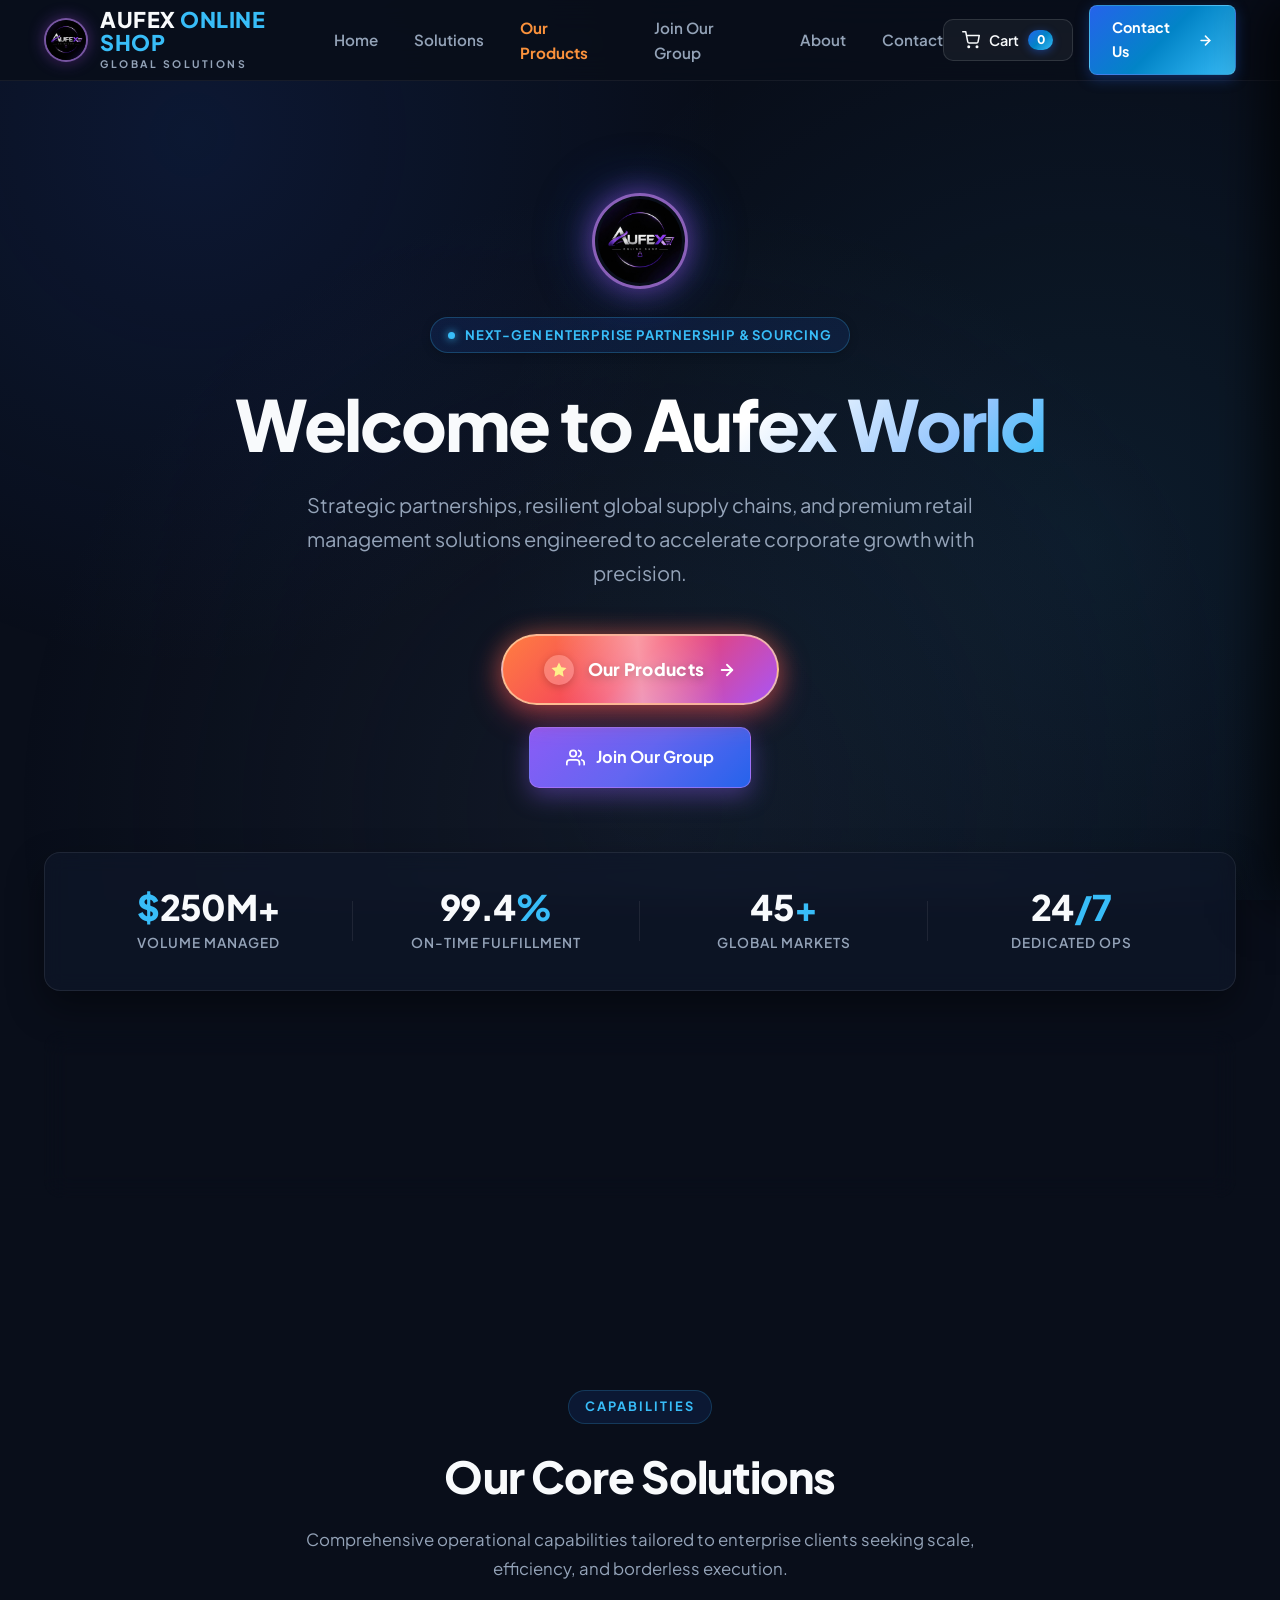
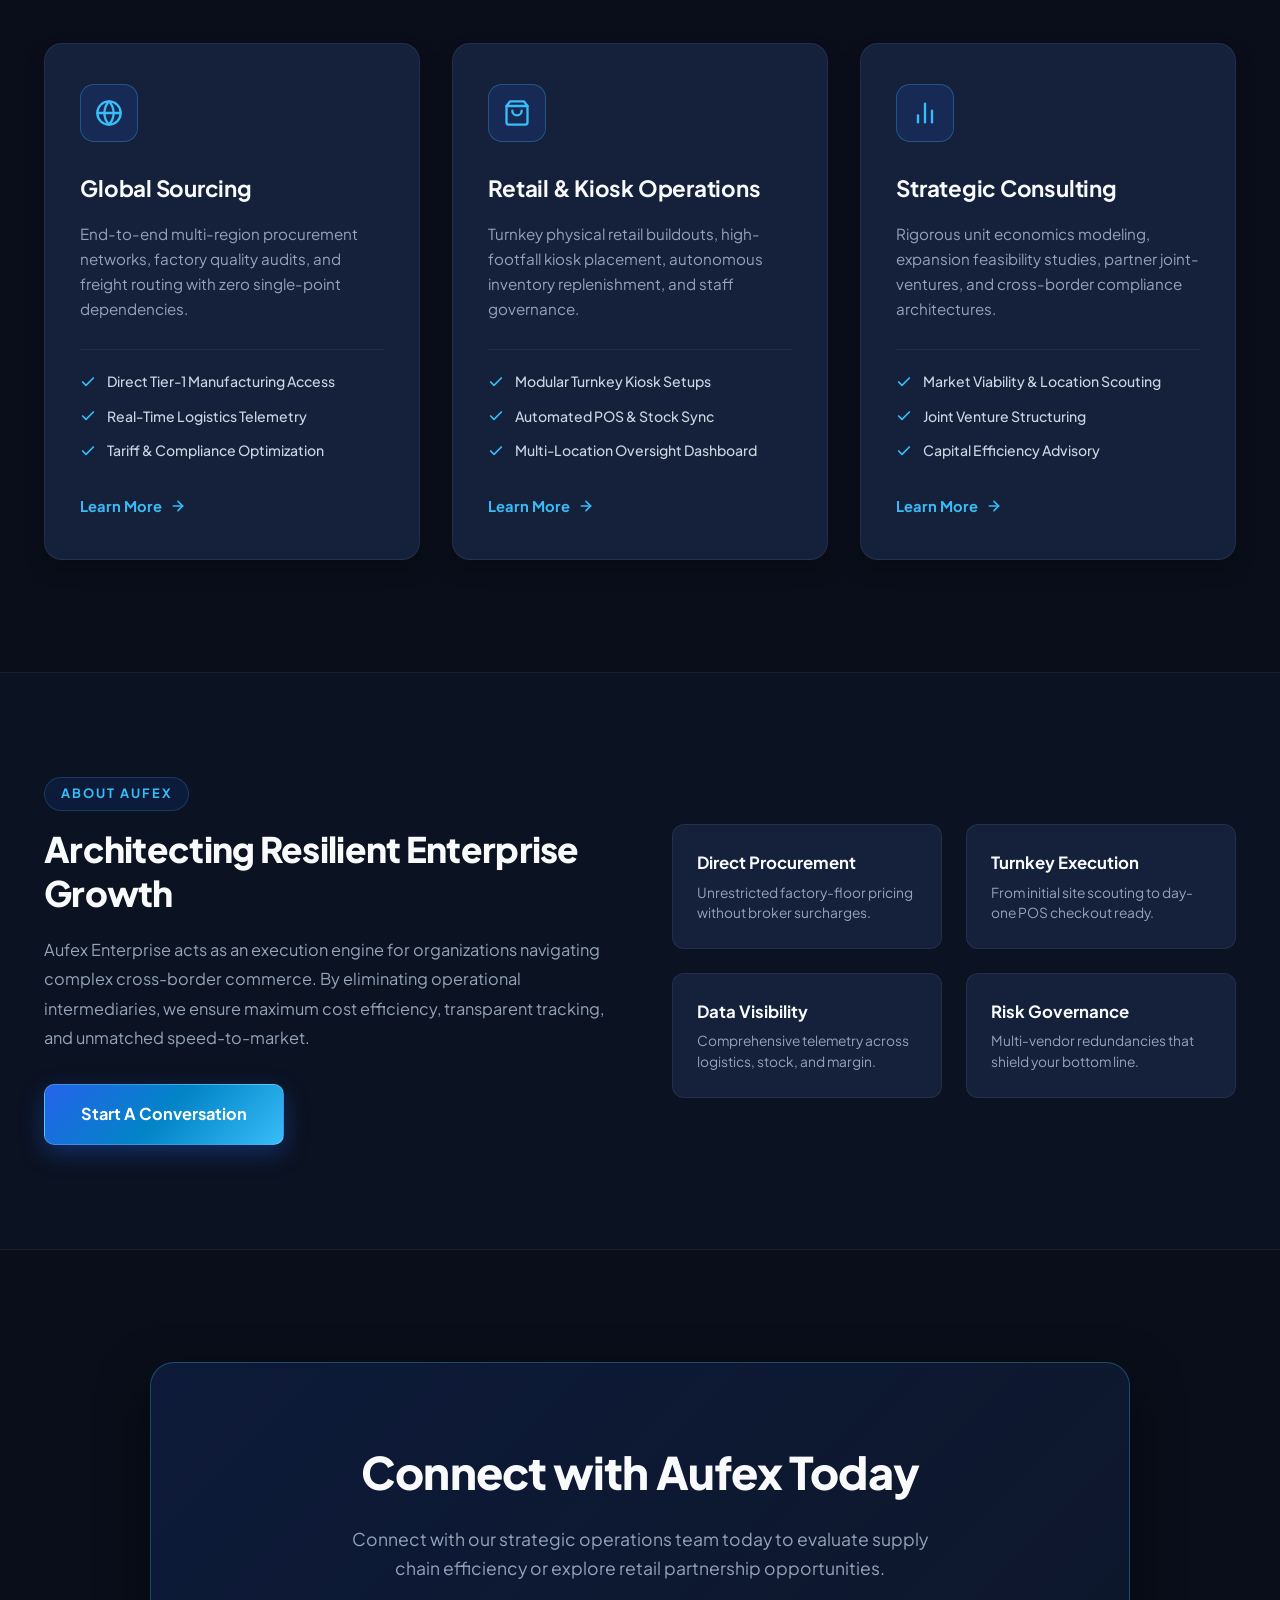
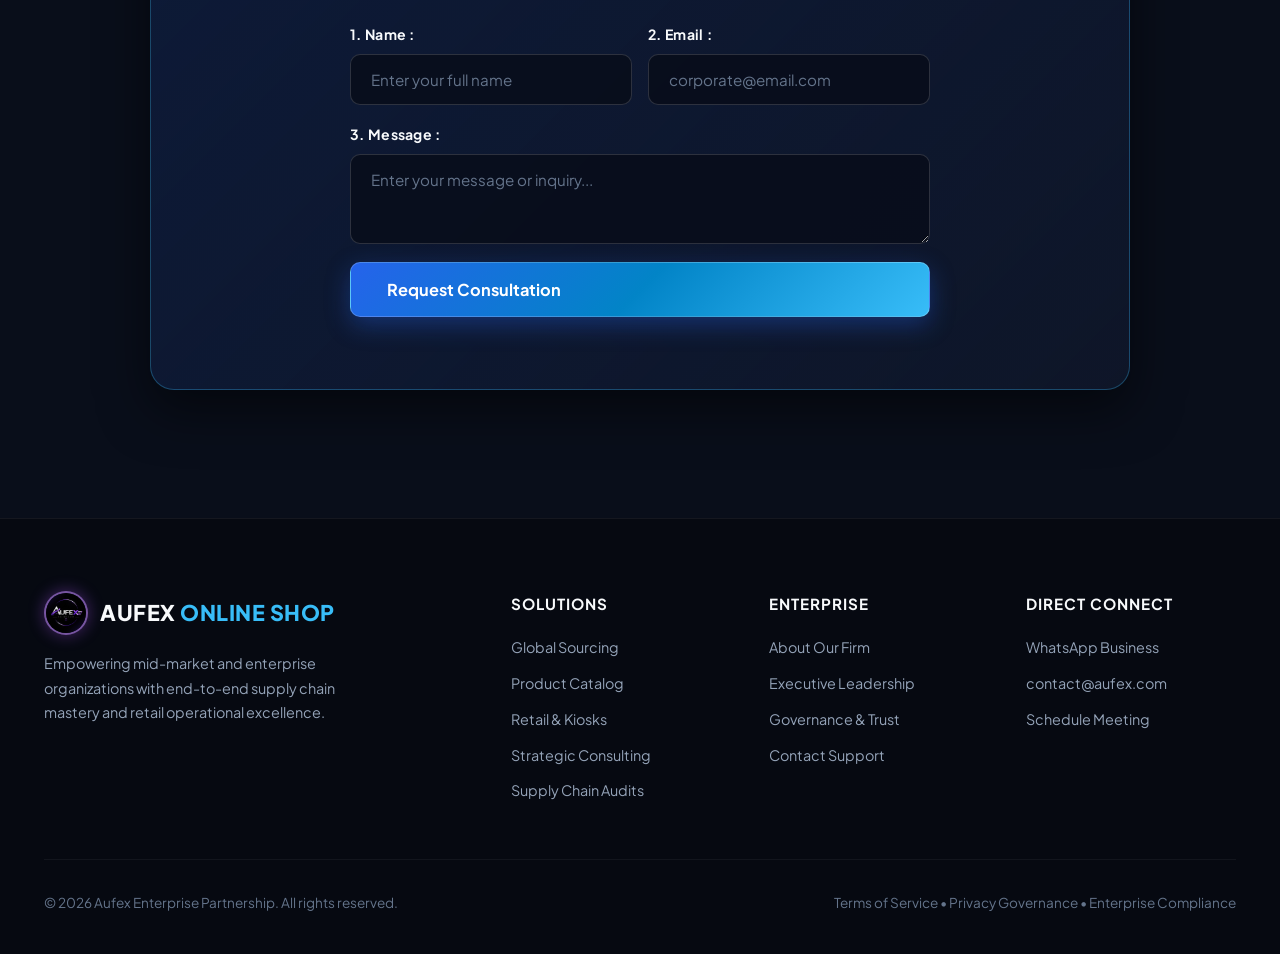
<file: index.html>
<!DOCTYPE html>
<html lang="en">

<head>
    <meta charset="UTF-8">
    <meta name="viewport" content="width=device-width, initial-scale=1.0">
    <title>Aufex Enterprise | Welcome to Aufex World</title>
    <meta name="description"
        content="Aufex Enterprise delivers global sourcing, retail kiosk operations, and strategic consulting to scale modern enterprises.">

    <!-- Google Fonts: Plus Jakarta Sans & Inter -->
    <link rel="preconnect" href="https://fonts.googleapis.com">
    <link rel="preconnect" href="https://fonts.gstatic.com" crossorigin>
    <link
        href="https://fonts.googleapis.com/css2?family=Plus+Jakarta+Sans:wght@400;500;600;700;800&family=Inter:wght@400;500;600&display=swap"
        rel="stylesheet">

    <!-- Favicon & Profile Icon -->
    <link rel="icon" type="image/jpeg" href="aufex-logo.jpg">
    <link rel="apple-touch-icon" href="aufex-logo.jpg">

    <!-- Shopping Cart Stylesheet -->
    <link rel="stylesheet" href="cart.css">

    <style>
        /* Design Tokens & CSS Variables */
        :root {
            --primary-navy: #090e1a;
            --secondary-navy: #0f172a;
            --surface-card: #15203b;
            --surface-card-hover: #1c2a4d;
            --surface-card-border: rgba(148, 163, 184, 0.12);
            --surface-card-border-hover: rgba(56, 189, 248, 0.4);

            --accent-blue: #2563eb;
            --accent-cyan: #38bdf8;
            --accent-gradient: linear-gradient(135deg, #2563eb 0%, #0284c7 50%, #38bdf8 100%);
            --accent-glow: rgba(37, 99, 235, 0.35);

            --text-heading: #f8fafc;
            --text-body: #cbd5e1;
            --text-muted: #94a3b8;
            --text-white: #ffffff;

            --nav-bg: rgba(9, 14, 26, 0.88);
            --transition-smooth: all 0.3s cubic-bezier(0.2, 0.8, 0.2, 1);
        }

        * {
            margin: 0;
            padding: 0;
            box-sizing: border-box;
            font-family: 'Plus Jakarta Sans', 'Inter', -apple-system, BlinkMacSystemFont, sans-serif;
        }

        html {
            scroll-behavior: smooth;
        }

        body {
            background-color: var(--primary-navy);
            color: var(--text-body);
            line-height: 1.65;
            overflow-x: hidden;
            -webkit-font-smoothing: antialiased;
        }

        /* Ambient Glow Backgrounds */
        .ambient-glow {
            position: fixed;
            top: 0;
            left: 0;
            width: 100%;
            height: 100%;
            pointer-events: none;
            z-index: 0;
            background:
                radial-gradient(circle at 15% 15%, rgba(37, 99, 235, 0.12) 0%, transparent 40%),
                radial-gradient(circle at 85% 60%, rgba(56, 189, 248, 0.08) 0%, transparent 50%),
                radial-gradient(circle at 50% 90%, rgba(30, 41, 59, 0.4) 0%, transparent 60%);
        }

        .container {
            width: 100%;
            max-width: 1240px;
            margin: 0 auto;
            padding: 0 1.5rem;
            position: relative;
            z-index: 1;
        }

        /* Navigation Bar */
        header.navbar {
            position: sticky;
            top: 0;
            width: 100%;
            background: var(--nav-bg);
            backdrop-filter: blur(16px);
            -webkit-backdrop-filter: blur(16px);
            border-bottom: 1px solid rgba(255, 255, 255, 0.06);
            z-index: 100;
            transition: var(--transition-smooth);
        }

        .nav-content {
            display: flex;
            justify-content: space-between;
            align-items: center;
            height: 80px;
        }

        .logo-wrap {
            display: flex;
            align-items: center;
            gap: 0.75rem;
            text-decoration: none;
        }

        .logo-symbol {
            width: 44px;
            height: 44px;
            border-radius: 50%;
            overflow: hidden;
            display: flex;
            align-items: center;
            justify-content: center;
            box-shadow: 0 0 16px rgba(168, 85, 247, 0.4), 0 2px 8px rgba(0, 0, 0, 0.4);
            border: 2px solid rgba(192, 132, 252, 0.6);
            background: #090e1a;
            flex-shrink: 0;
            transition: var(--transition-smooth);
        }

        .logo-symbol:hover {
            box-shadow: 0 0 24px rgba(168, 85, 247, 0.7);
            transform: scale(1.05);
        }

        .nav-logo-img {
            width: 100%;
            height: 100%;
            object-fit: cover;
            border-radius: 50%;
            display: block;
        }

        .logo-text-group {
            display: flex;
            flex-direction: column;
        }

        .logo-title {
            font-size: 1.35rem;
            font-weight: 800;
            letter-spacing: 0.5px;
            color: var(--text-heading);
            line-height: 1.1;
        }

        .logo-title span {
            color: var(--accent-cyan);
        }

        .logo-badge {
            font-size: 0.65rem;
            font-weight: 700;
            letter-spacing: 2.5px;
            text-transform: uppercase;
            color: var(--text-muted);
        }

        .nav-menu {
            display: flex;
            align-items: center;
            gap: 2.25rem;
        }

        .nav-link {
            text-decoration: none;
            color: var(--text-muted);
            font-size: 0.95rem;
            font-weight: 600;
            transition: var(--transition-smooth);
            position: relative;
            padding: 0.35rem 0;
        }

        .nav-link:hover {
            color: var(--text-heading);
        }

        .nav-link::after {
            content: '';
            position: absolute;
            bottom: 0;
            left: 0;
            width: 0;
            height: 2px;
            background: var(--accent-cyan);
            transition: width 0.3s ease;
            border-radius: 2px;
        }

        .nav-link:hover::after {
            width: 100%;
        }

        .nav-actions {
            display: flex;
            align-items: center;
            gap: 1rem;
        }

        .btn-nav {
            display: inline-flex;
            align-items: center;
            gap: 0.5rem;
            padding: 0.65rem 1.4rem;
            font-size: 0.9rem;
            font-weight: 700;
            color: var(--text-white);
            background: var(--accent-gradient);
            border-radius: 8px;
            text-decoration: none;
            transition: var(--transition-smooth);
            box-shadow: 0 4px 14px var(--accent-glow);
            border: 1px solid rgba(255, 255, 255, 0.15);
        }

        .btn-nav:hover {
            transform: translateY(-2px);
            box-shadow: 0 6px 20px rgba(37, 99, 235, 0.5);
        }

        /* Hero Section */
        .hero {
            padding: 7rem 0 5.5rem;
            position: relative;
            text-align: center;
        }

        .hero-pill {
            display: inline-flex;
            align-items: center;
            gap: 0.6rem;
            padding: 0.4rem 1.1rem;
            background: rgba(37, 99, 235, 0.12);
            border: 1px solid rgba(56, 189, 248, 0.25);
            border-radius: 9999px;
            color: var(--accent-cyan);
            font-size: 0.82rem;
            font-weight: 700;
            letter-spacing: 0.8px;
            text-transform: uppercase;
            margin-bottom: 2rem;
            box-shadow: 0 2px 10px rgba(0, 0, 0, 0.2);
        }

        .hero-pill-dot {
            width: 7px;
            height: 7px;
            border-radius: 50%;
            background: var(--accent-cyan);
            box-shadow: 0 0 8px var(--accent-cyan);
            animation: pulse 2s infinite;
        }

        @keyframes pulse {
            0%, 100% { opacity: 1; transform: scale(1); }
            50% { opacity: 0.4; transform: scale(0.85); }
        }

        .hero-title {
            font-size: clamp(2.6rem, 5.5vw, 4.4rem);
            font-weight: 800;
            color: var(--text-heading);
            line-height: 1.12;
            letter-spacing: -0.03em;
            max-width: 920px;
            margin: 0 auto 1.5rem;
        }

        .hero-title .gradient-text {
            background: linear-gradient(135deg, #ffffff 30%, #93c5fd 75%, #38bdf8 100%);
            -webkit-background-clip: text;
            -webkit-text-fill-color: transparent;
        }

        .hero-subtitle {
            font-size: clamp(1.05rem, 1.8vw, 1.25rem);
            color: var(--text-muted);
            max-width: 680px;
            margin: 0 auto 2.75rem;
            line-height: 1.7;
        }

        .hero-cta-group {
            display: flex;
            align-items: center;
            justify-content: center;
            gap: 1.25rem;
            flex-wrap: wrap;
            margin-bottom: 4rem;
        }

        .btn-primary {
            display: inline-flex;
            align-items: center;
            gap: 0.65rem;
            padding: 1rem 2.25rem;
            font-size: 1.02rem;
            font-weight: 700;
            color: #ffffff;
            background: var(--accent-gradient);
            border: 1px solid rgba(255, 255, 255, 0.2);
            border-radius: 10px;
            cursor: pointer;
            text-decoration: none;
            transition: var(--transition-smooth);
            box-shadow: 0 8px 24px var(--accent-glow);
        }

        .btn-primary:hover {
            transform: translateY(-3px);
            box-shadow: 0 12px 32px rgba(37, 99, 235, 0.6);
        }

        .btn-secondary {
            display: inline-flex;
            align-items: center;
            gap: 0.65rem;
            padding: 1rem 2.25rem;
            font-size: 1.02rem;
            font-weight: 700;
            color: var(--text-heading);
            background: rgba(255, 255, 255, 0.04);
            border: 1px solid rgba(255, 255, 255, 0.12);
            border-radius: 10px;
            cursor: pointer;
            text-decoration: none;
            transition: var(--transition-smooth);
        }

        .btn-secondary:hover {
            background: rgba(255, 255, 255, 0.08);
            border-color: rgba(255, 255, 255, 0.25);
            transform: translateY(-2px);
        }

        /* Hero Brand Profile Avatar */
        .hero-brand-profile {
            display: flex;
            justify-content: center;
            align-items: center;
            margin-bottom: 1.75rem;
        }

        .hero-profile-avatar {
            width: 96px;
            height: 96px;
            border-radius: 50%;
            object-fit: cover;
            box-shadow: 0 0 30px rgba(168, 85, 247, 0.55), 0 0 60px rgba(37, 99, 235, 0.35);
            border: 3px solid rgba(192, 132, 252, 0.7);
            padding: 3px;
            background: #090e1a;
            transition: transform 0.4s ease, box-shadow 0.4s ease;
            animation: avatarFloat 4s ease-in-out infinite;
        }

        .hero-profile-avatar:hover {
            transform: scale(1.08) rotate(3deg);
            box-shadow: 0 0 45px rgba(168, 85, 247, 0.8), 0 0 80px rgba(56, 189, 248, 0.5);
        }

        @keyframes avatarFloat {
            0%, 100% { transform: translateY(0); }
            50% { transform: translateY(-7px); }
        }

        /* Special "On top of that (our products)" Button - Special Color & Glow */
        .hero-top-product-cta {
            display: flex;
            justify-content: center;
            margin-bottom: 1.35rem;
        }

        .btn-special-products {
            display: inline-flex;
            align-items: center;
            gap: 0.85rem;
            padding: 1.15rem 2.6rem;
            font-size: 1.08rem;
            font-weight: 800;
            color: #ffffff;
            /* Special High-Energy Sunset Flame, Amber Gold & Magenta Gradient */
            background: linear-gradient(135deg, #ff7e40 0%, #f43f5e 48%, #a855f7 100%);
            border: 2px solid rgba(254, 215, 170, 0.75);
            border-radius: 9999px;
            cursor: pointer;
            text-decoration: none;
            transition: all 0.35s cubic-bezier(0.2, 0.8, 0.2, 1);
            box-shadow: 0 10px 32px rgba(244, 63, 94, 0.45), 0 0 25px rgba(255, 126, 64, 0.4);
            position: relative;
            overflow: hidden;
            letter-spacing: 0.3px;
        }

        .btn-special-products::before {
            content: '';
            position: absolute;
            top: -50%;
            left: -50%;
            width: 200%;
            height: 200%;
            background: linear-gradient(60deg, transparent 35%, rgba(255, 255, 255, 0.45) 50%, transparent 65%);
            transform: rotate(25deg);
            animation: specialShine 3.5s infinite;
        }

        @keyframes specialShine {
            0% { transform: translateX(-120%) rotate(25deg); }
            30%, 100% { transform: translateX(120%) rotate(25deg); }
        }

        .btn-special-products:hover {
            transform: translateY(-4px) scale(1.03);
            box-shadow: 0 16px 45px rgba(244, 63, 94, 0.7), 0 0 35px rgba(255, 126, 64, 0.65);
            border-color: #ffffff;
            color: #ffffff;
        }

        .btn-special-icon {
            display: flex;
            align-items: center;
            justify-content: center;
            width: 30px;
            height: 30px;
            border-radius: 50%;
            background: rgba(255, 255, 255, 0.22);
            color: #fef08a;
            flex-shrink: 0;
            box-shadow: 0 2px 8px rgba(0, 0, 0, 0.2);
        }

        .btn-special-text {
            font-size: 1.08rem;
            font-weight: 800;
            text-shadow: 0 2px 8px rgba(0, 0, 0, 0.35);
        }

        .nav-special-link {
            color: #fb923c !important;
            font-weight: 700 !important;
            position: relative;
        }

        .nav-special-link::after {
            background: linear-gradient(90deg, #fb923c, #f43f5e) !important;
        }

        /* Join Our Group CTA Button */
        .btn-group {
            display: inline-flex;
            align-items: center;
            gap: 0.65rem;
            padding: 1rem 2.25rem;
            font-size: 1.02rem;
            font-weight: 700;
            color: #ffffff;
            background: linear-gradient(135deg, #8b5cf6 0%, #6366f1 50%, #2563eb 100%);
            border: 1px solid rgba(192, 132, 252, 0.5);
            border-radius: 10px;
            cursor: pointer;
            text-decoration: none;
            transition: var(--transition-smooth);
            box-shadow: 0 8px 24px rgba(139, 92, 246, 0.4);
        }

        .btn-group:hover {
            transform: translateY(-3px);
            box-shadow: 0 12px 32px rgba(139, 92, 246, 0.65);
            border-color: rgba(192, 132, 252, 0.9);
            color: #ffffff;
        }

        /* Community VIP Banner Column */
        .community-banner {
            margin-top: 2.5rem;
            background: linear-gradient(135deg, rgba(139, 92, 246, 0.16) 0%, rgba(37, 99, 235, 0.12) 50%, rgba(15, 23, 42, 0.85) 100%);
            border: 1px solid rgba(168, 85, 247, 0.35);
            border-radius: 18px;
            padding: 1.75rem 2.25rem;
            display: flex;
            align-items: center;
            justify-content: space-between;
            gap: 2rem;
            box-shadow: 0 16px 40px rgba(0, 0, 0, 0.4), 0 0 30px rgba(139, 92, 246, 0.15);
            backdrop-filter: blur(12px);
            text-align: left;
        }

        .community-content {
            display: flex;
            align-items: center;
            gap: 1.5rem;
        }

        .community-avatar {
            width: 68px;
            height: 68px;
            border-radius: 50%;
            object-fit: cover;
            border: 2px solid rgba(192, 132, 252, 0.7);
            box-shadow: 0 0 20px rgba(168, 85, 247, 0.5);
            flex-shrink: 0;
            background: #090e1a;
        }

        .community-tag {
            font-size: 0.75rem;
            font-weight: 800;
            letter-spacing: 1.5px;
            color: #c084fc;
            text-transform: uppercase;
            margin-bottom: 0.25rem;
        }

        .community-title {
            font-size: 1.35rem;
            font-weight: 800;
            color: #f8fafc;
            margin-bottom: 0.35rem;
            letter-spacing: -0.01em;
        }

        .community-desc {
            font-size: 0.92rem;
            color: var(--text-muted);
            line-height: 1.5;
            max-width: 580px;
        }

        .btn-join-community {
            display: inline-flex;
            align-items: center;
            gap: 0.65rem;
            padding: 0.9rem 1.8rem;
            font-size: 0.95rem;
            font-weight: 700;
            color: #ffffff;
            background: #25d366;
            border-radius: 10px;
            text-decoration: none;
            transition: var(--transition-smooth);
            box-shadow: 0 4px 18px rgba(37, 211, 102, 0.35);
            white-space: nowrap;
            flex-shrink: 0;
        }

        .btn-join-community:hover {
            background: #1eb956;
            transform: translateY(-2px);
            box-shadow: 0 6px 24px rgba(37, 211, 102, 0.55);
            color: #ffffff;
        }

        @media (max-width: 860px) {
            .community-banner {
                flex-direction: column;
                align-items: flex-start;
                padding: 1.5rem;
            }
            .community-content {
                flex-direction: column;
                align-items: flex-start;
                gap: 1rem;
            }
        }

        /* Stats Bar */
        .stats-bar {
            display: grid;
            grid-template-columns: repeat(4, 1fr);
            gap: 1.5rem;
            background: rgba(15, 23, 42, 0.7);
            border: 1px solid rgba(255, 255, 255, 0.08);
            border-radius: 16px;
            padding: 2.2rem 2rem;
            box-shadow: 0 16px 36px rgba(0, 0, 0, 0.4);
            backdrop-filter: blur(10px);
        }

        .stat-item {
            text-align: center;
            position: relative;
        }

        .stat-item:not(:last-child)::after {
            content: '';
            position: absolute;
            right: -0.75rem;
            top: 20%;
            height: 60%;
            width: 1px;
            background: rgba(255, 255, 255, 0.08);
        }

        .stat-value {
            font-size: 2.2rem;
            font-weight: 800;
            color: var(--text-heading);
            line-height: 1.1;
            margin-bottom: 0.35rem;
            letter-spacing: -0.02em;
        }

        .stat-value span {
            color: var(--accent-cyan);
        }

        .stat-label {
            font-size: 0.85rem;
            font-weight: 600;
            color: var(--text-muted);
            text-transform: uppercase;
            letter-spacing: 1px;
        }

        /* Section Headers */
        .section-header {
            text-align: center;
            max-width: 680px;
            margin: 0 auto 3.75rem;
        }

        .section-tag {
            display: inline-block;
            font-size: 0.8rem;
            font-weight: 700;
            text-transform: uppercase;
            letter-spacing: 2px;
            color: var(--accent-cyan);
            background: rgba(37, 99, 235, 0.12);
            padding: 0.35rem 1rem;
            border-radius: 9999px;
            border: 1px solid rgba(56, 189, 248, 0.2);
            margin-bottom: 1rem;
        }

        .section-title {
            font-size: clamp(2rem, 3.8vw, 2.75rem);
            font-weight: 800;
            color: var(--text-heading);
            letter-spacing: -0.02em;
            margin-bottom: 0.85rem;
        }

        .section-desc {
            font-size: 1.05rem;
            color: var(--text-muted);
            line-height: 1.7;
        }

        /* Core Solutions Section */
        .solutions-section {
            padding: 6.5rem 0 7rem;
            position: relative;
        }

        .solutions-grid {
            display: grid;
            grid-template-columns: repeat(3, 1fr);
            gap: 2rem;
        }

        .solution-card {
            background: var(--surface-card);
            border: 1px solid var(--surface-card-border);
            border-radius: 18px;
            padding: 2.5rem 2.2rem;
            display: flex;
            flex-direction: column;
            transition: var(--transition-smooth);
            position: relative;
            overflow: hidden;
            box-shadow: 0 10px 25px -5px rgba(0, 0, 0, 0.3);
        }

        .solution-card::before {
            content: '';
            position: absolute;
            top: 0;
            left: 0;
            right: 0;
            height: 3px;
            background: var(--accent-gradient);
            opacity: 0;
            transition: opacity 0.3s ease;
        }

        .solution-card:hover {
            transform: translateY(-8px);
            background: var(--surface-card-hover);
            border-color: var(--surface-card-border-hover);
            box-shadow: 0 20px 40px -10px rgba(0, 0, 0, 0.6), 0 0 28px rgba(37, 99, 235, 0.2);
        }

        .solution-card:hover::before {
            opacity: 1;
        }

        .card-icon-wrap {
            width: 58px;
            height: 58px;
            border-radius: 14px;
            background: rgba(37, 99, 235, 0.15);
            border: 1px solid rgba(56, 189, 248, 0.3);
            display: flex;
            align-items: center;
            justify-content: center;
            margin-bottom: 1.75rem;
            color: var(--accent-cyan);
            transition: var(--transition-smooth);
        }

        .solution-card:hover .card-icon-wrap {
            background: var(--accent-gradient);
            color: #ffffff;
            box-shadow: 0 4px 16px var(--accent-glow);
            transform: scale(1.05);
        }

        .card-title {
            font-size: 1.4rem;
            font-weight: 700;
            color: var(--text-heading);
            margin-bottom: 0.85rem;
            letter-spacing: -0.01em;
        }

        .card-desc {
            font-size: 0.95rem;
            color: var(--text-muted);
            line-height: 1.65;
            margin-bottom: 1.75rem;
            flex-grow: 1;
        }

        .card-features {
            list-style: none;
            padding: 0;
            margin-bottom: 2rem;
            display: flex;
            flex-direction: column;
            gap: 0.7rem;
            border-top: 1px solid rgba(255, 255, 255, 0.06);
            padding-top: 1.25rem;
        }

        .card-feature-item {
            display: flex;
            align-items: center;
            gap: 0.65rem;
            font-size: 0.88rem;
            color: var(--text-body);
            font-weight: 500;
        }

        .card-feature-item svg {
            color: var(--accent-cyan);
            flex-shrink: 0;
        }

        .card-link {
            display: inline-flex;
            align-items: center;
            gap: 0.5rem;
            font-size: 0.92rem;
            font-weight: 700;
            color: var(--accent-cyan);
            text-decoration: none;
            transition: var(--transition-smooth);
            margin-top: auto;
        }

        .card-link svg {
            transition: transform 0.25s ease;
        }

        .card-link:hover {
            color: #ffffff;
        }

        .card-link:hover svg {
            transform: translateX(4px);
        }

        /* Why Partner Section (Enterprise Overview) */
        .about-section {
            padding: 6.5rem 0;
            background: rgba(15, 23, 42, 0.45);
            border-top: 1px solid rgba(255, 255, 255, 0.05);
            border-bottom: 1px solid rgba(255, 255, 255, 0.05);
        }

        .about-grid {
            display: grid;
            grid-template-columns: 1fr 1fr;
            gap: 4rem;
            align-items: center;
        }

        .about-text h3 {
            font-size: 2.2rem;
            font-weight: 800;
            color: var(--text-heading);
            line-height: 1.25;
            letter-spacing: -0.02em;
            margin-bottom: 1.25rem;
        }

        .about-text p {
            color: var(--text-muted);
            font-size: 1.02rem;
            line-height: 1.8;
            margin-bottom: 2rem;
        }

        .pillar-grid {
            display: grid;
            grid-template-columns: 1fr 1fr;
            gap: 1.5rem;
        }

        .pillar-card {
            background: var(--surface-card);
            border: 1px solid var(--surface-card-border);
            padding: 1.5rem;
            border-radius: 12px;
            transition: var(--transition-smooth);
        }

        .pillar-card:hover {
            border-color: var(--surface-card-border-hover);
            transform: translateY(-3px);
        }

        .pillar-title {
            font-size: 1.05rem;
            font-weight: 700;
            color: var(--text-heading);
            margin-bottom: 0.35rem;
        }

        .pillar-desc {
            font-size: 0.86rem;
            color: var(--text-muted);
            line-height: 1.5;
        }

        /* Contact & Consultation Section */
        .contact-section {
            padding: 7rem 0 8rem;
            text-align: center;
        }

        .cta-banner {
            background: linear-gradient(135deg, rgba(37, 99, 235, 0.15) 0%, rgba(15, 23, 42, 0.9) 100%);
            border: 1px solid rgba(56, 189, 248, 0.3);
            border-radius: 24px;
            padding: 4.5rem 3rem;
            box-shadow: 0 20px 50px rgba(0, 0, 0, 0.5);
            max-width: 980px;
            margin: 0 auto;
            position: relative;
            overflow: hidden;
        }

        .cta-banner h2 {
            font-size: clamp(2rem, 3.5vw, 2.8rem);
            font-weight: 800;
            color: var(--text-heading);
            margin-bottom: 1rem;
            letter-spacing: -0.02em;
        }

        .cta-banner p {
            font-size: 1.1rem;
            color: var(--text-muted);
            max-width: 620px;
            margin: 0 auto 2.5rem;
        }

        .cta-form {
            display: flex;
            flex-direction: column;
            gap: 1.15rem;
            max-width: 580px;
            margin: 0 auto;
            text-align: left;
        }

        .cta-form-row {
            display: grid;
            grid-template-columns: 1fr 1fr;
            gap: 1rem;
        }

        @media (max-width: 600px) {
            .cta-form-row {
                grid-template-columns: 1fr;
            }
        }

        .cta-input {
            width: 100%;
            padding: 0.95rem 1.25rem;
            border-radius: 10px;
            background: rgba(9, 14, 26, 0.85);
            border: 1px solid rgba(255, 255, 255, 0.15);
            color: #ffffff;
            font-size: 0.95rem;
            outline: none;
            transition: var(--transition-smooth);
            font-family: inherit;
        }

        .cta-textarea {
            resize: vertical;
            min-height: 90px;
        }

        .cta-input:focus {
            border-color: var(--accent-cyan);
            box-shadow: 0 0 15px rgba(56, 189, 248, 0.3);
            background: rgba(15, 23, 42, 1);
        }

        .cta-input::placeholder {
            color: #64748b;
        }

        /* Consultation Popup Modal Styles */
        .consultation-modal-overlay {
            position: fixed;
            top: 0;
            left: 0;
            width: 100%;
            height: 100%;
            background: rgba(4, 8, 16, 0.78);
            backdrop-filter: blur(8px);
            -webkit-backdrop-filter: blur(8px);
            z-index: 2000;
            opacity: 0;
            pointer-events: none;
            transition: opacity 0.3s ease;
        }

        .consultation-modal-overlay.active {
            opacity: 1;
            pointer-events: auto;
        }

        .consultation-modal {
            position: fixed;
            top: 50%;
            left: 50%;
            transform: translate(-50%, -50%) scale(0.92);
            width: 92%;
            max-width: 520px;
            background: #0d1527;
            border: 1px solid rgba(56, 189, 248, 0.35);
            border-radius: 20px;
            box-shadow: 0 25px 60px rgba(0, 0, 0, 0.8), 0 0 35px rgba(37, 99, 235, 0.25);
            z-index: 2001;
            padding: 2.2rem;
            opacity: 0;
            pointer-events: none;
            transition: all 0.35s cubic-bezier(0.16, 1, 0.3, 1);
        }

        .consultation-modal.active {
            opacity: 1;
            pointer-events: auto;
            transform: translate(-50%, -50%) scale(1);
        }

        .consultation-modal-header {
            display: flex;
            justify-content: space-between;
            align-items: flex-start;
            margin-bottom: 1.5rem;
            position: relative;
        }

        .consultation-badge {
            display: inline-block;
            font-size: 0.72rem;
            font-weight: 800;
            letter-spacing: 1.5px;
            color: var(--accent-cyan);
            background: rgba(56, 189, 248, 0.12);
            padding: 0.2rem 0.6rem;
            border-radius: 6px;
            margin-bottom: 0.4rem;
            border: 1px solid rgba(56, 189, 248, 0.25);
        }

        .consultation-modal-header h3 {
            font-size: 1.45rem;
            font-weight: 800;
            color: var(--text-heading);
            letter-spacing: -0.01em;
        }

        .consultation-modal-header p {
            font-size: 0.88rem;
            color: var(--text-muted);
            margin-top: 0.2rem;
        }

        .btn-close-modal {
            background: rgba(255, 255, 255, 0.05);
            border: 1px solid rgba(255, 255, 255, 0.1);
            color: var(--text-muted);
            cursor: pointer;
            width: 34px;
            height: 34px;
            border-radius: 10px;
            display: flex;
            align-items: center;
            justify-content: center;
            font-size: 1.4rem;
            line-height: 1;
            transition: all 0.2s ease;
            flex-shrink: 0;
        }

        .btn-close-modal:hover {
            color: #ffffff;
            background: rgba(255, 255, 255, 0.12);
            border-color: rgba(255, 255, 255, 0.25);
        }

        .consultation-form-modal {
            display: flex;
            flex-direction: column;
            gap: 1.15rem;
        }

        .form-group {
            display: flex;
            flex-direction: column;
            gap: 0.45rem;
        }

        .form-group label {
            font-size: 0.88rem;
            font-weight: 700;
            color: var(--text-heading);
            letter-spacing: 0.3px;
        }

        .input-wrap {
            position: relative;
            display: flex;
            align-items: center;
        }

        .input-wrap svg {
            position: absolute;
            left: 1rem;
            color: var(--text-muted);
            pointer-events: none;
            transition: color 0.25s;
        }

        .input-wrap input,
        .input-wrap textarea {
            width: 100%;
            padding: 0.85rem 1rem 0.85rem 2.85rem;
            background: rgba(15, 23, 42, 0.85);
            border: 1px solid rgba(255, 255, 255, 0.12);
            border-radius: 10px;
            color: #f8fafc;
            font-size: 0.92rem;
            transition: var(--transition-smooth);
            font-family: inherit;
        }

        .input-wrap-textarea {
            align-items: flex-start;
        }

        .input-wrap-textarea svg {
            top: 1rem;
        }

        .input-wrap textarea {
            resize: vertical;
            min-height: 90px;
        }

        .input-wrap input:focus,
        .input-wrap textarea:focus {
            outline: none;
            border-color: var(--accent-cyan);
            box-shadow: 0 0 16px rgba(56, 189, 248, 0.35);
            background: rgba(15, 23, 42, 1);
        }

        .input-wrap:focus-within svg {
            color: var(--accent-cyan);
        }

        .btn-modal-submit {
            display: inline-flex;
            align-items: center;
            justify-content: center;
            gap: 0.65rem;
            padding: 1rem;
            background: var(--accent-gradient);
            border: 1px solid rgba(255, 255, 255, 0.25);
            border-radius: 10px;
            color: #ffffff;
            font-size: 0.98rem;
            font-weight: 700;
            cursor: pointer;
            transition: var(--transition-smooth);
            box-shadow: 0 8px 24px var(--accent-glow);
            margin-top: 0.4rem;
        }

        .btn-modal-submit:hover {
            transform: translateY(-2px);
            box-shadow: 0 12px 30px rgba(37, 99, 235, 0.6);
        }

        .btn-whatsapp-consult {
            display: inline-flex;
            align-items: center;
            justify-content: center;
            gap: 0.6rem;
            padding: 0.85rem;
            background: rgba(37, 211, 102, 0.12);
            border: 1px solid rgba(37, 211, 102, 0.3);
            border-radius: 10px;
            color: #25d366;
            font-size: 0.9rem;
            font-weight: 700;
            cursor: pointer;
            transition: var(--transition-smooth);
        }

        .btn-whatsapp-consult:hover {
            background: #25d366;
            color: #ffffff;
            box-shadow: 0 6px 20px rgba(37, 211, 102, 0.4);
            transform: translateY(-1px);
        }

        /* Footer */
        footer.footer {
            background: #060911;
            border-top: 1px solid rgba(255, 255, 255, 0.06);
            padding: 4.5rem 0 2.5rem;
            color: var(--text-muted);
            font-size: 0.9rem;
        }

        .footer-grid {
            display: grid;
            grid-template-columns: 2fr 1fr 1fr 1fr;
            gap: 3rem;
            margin-bottom: 3.5rem;
        }

        .footer-brand p {
            margin-top: 1rem;
            max-width: 320px;
            line-height: 1.7;
        }

        .footer-heading {
            font-size: 0.95rem;
            font-weight: 700;
            color: var(--text-heading);
            text-transform: uppercase;
            letter-spacing: 1px;
            margin-bottom: 1.25rem;
        }

        .footer-links {
            list-style: none;
            padding: 0;
            display: flex;
            flex-direction: column;
            gap: 0.75rem;
        }

        .footer-links a {
            color: var(--text-muted);
            text-decoration: none;
            transition: var(--transition-smooth);
        }

        .footer-links a:hover {
            color: var(--accent-cyan);
        }

        .footer-bottom {
            padding-top: 2rem;
            border-top: 1px solid rgba(255, 255, 255, 0.05);
            display: flex;
            justify-content: space-between;
            align-items: center;
            font-size: 0.85rem;
            color: #64748b;
            flex-wrap: wrap;
            gap: 1rem;
        }

        /* Toast Notification */
        .toast {
            position: fixed;
            bottom: 2rem;
            right: 2rem;
            background: #111c35;
            color: #f8fafc;
            padding: 0.9rem 1.5rem;
            border-radius: 12px;
            border: 1px solid var(--accent-cyan);
            box-shadow: 0 12px 30px rgba(0, 0, 0, 0.6), 0 0 20px rgba(56, 189, 248, 0.25);
            font-size: 0.92rem;
            font-weight: 600;
            display: flex;
            align-items: center;
            gap: 0.75rem;
            opacity: 0;
            transform: translateY(20px);
            transition: opacity 0.3s ease, transform 0.3s cubic-bezier(0.16, 1, 0.3, 1);
            z-index: 1000;
            pointer-events: none;
        }

        .toast.show {
            opacity: 1;
            transform: translateY(0);
        }

        .toast-icon {
            color: #38bdf8;
            display: flex;
            align-items: center;
        }

        /* Responsive Breakpoints */
        @media (max-width: 1024px) {
            .solutions-grid {
                grid-template-columns: repeat(2, 1fr);
            }

            .about-grid {
                grid-template-columns: 1fr;
                gap: 2.5rem;
            }

            .footer-grid {
                grid-template-columns: 1fr 1fr;
            }
        }

        @media (max-width: 768px) {
            .nav-menu {
                display: none;
            }

            .stats-bar {
                grid-template-columns: repeat(2, 1fr);
                gap: 2rem;
            }

            .stat-item:nth-child(2)::after {
                display: none;
            }

            .solutions-grid {
                grid-template-columns: 1fr;
            }

            .pillar-grid {
                grid-template-columns: 1fr;
            }

            .cta-banner {
                padding: 3rem 1.5rem;
            }

            .footer-grid {
                grid-template-columns: 1fr;
                gap: 2rem;
            }
        }
    </style>
</head>

<body>

    <div class="ambient-glow"></div>

    <!-- Navigation Bar -->
    <header class="navbar" id="navbar">
        <div class="container nav-content">
            <a href="#home" class="logo-wrap" id="logo">
                <div class="logo-symbol">
                    <img src="aufex-logo.jpg" alt="Aufex Online Shop Logo" class="nav-logo-img">
                </div>
                <div class="logo-text-group">
                    <div class="logo-title">AUFEX <span>ONLINE SHOP</span></div>
                    <div class="logo-badge">Global Solutions</div>
                </div>
            </a>

            <nav class="nav-menu" id="navMenu">
                <a href="#home" class="nav-link">Home</a>
                <a href="#solutions" class="nav-link">Solutions</a>
                <a href="products.html" class="nav-link nav-special-link">Our Products</a>
                <a href="https://wa.me/917034815356?text=Hi%20Aufex,%20I%20would%20like%20to%20join%20your%20community%20group" target="_blank" class="nav-link">Join Our Group</a>
                <a href="#about" class="nav-link">About</a>
                <a href="#contact" class="nav-link">Contact</a>
            </nav>

            <div class="nav-actions">
                <button class="cart-trigger" onclick="toggleCartDrawer(true)" id="btnCart" aria-label="View Shopping Cart">
                    <svg width="18" height="18" viewBox="0 0 24 24" fill="none" stroke="currentColor" stroke-width="2"
                        stroke-linecap="round" stroke-linejoin="round">
                        <circle cx="9" cy="21" r="1"></circle>
                        <circle cx="20" cy="21" r="1"></circle>
                        <path d="M1 1h4l2.68 13.39a2 2 0 0 0 2 1.61h9.72a2 2 0 0 0 2-1.61L23 6H6"></path>
                    </svg>
                    <span>Cart</span>
                    <span class="cart-count" id="cartCount">0</span>
                </button>
                <a href="javascript:void(0)" onclick="toggleConsultationModal(true)" class="btn-nav" id="btnNavCta">
                    <span>Contact Us</span>
                    <svg width="15" height="15" viewBox="0 0 24 24" fill="none" stroke="currentColor"
                        stroke-width="2.5" stroke-linecap="round" stroke-linejoin="round">
                        <line x1="5" y1="12" x2="19" y2="12"></line>
                        <polyline points="12 5 19 12 12 19"></polyline>
                    </svg>
                </a>
            </div>
        </div>
    </header>

    <!-- Hero Section -->
    <section class="hero" id="home">
        <div class="container">
            <!-- Brand Profile Logo Avatar -->
            <div class="hero-brand-profile">
                <img src="aufex-logo.jpg" alt="Aufex Online Shop Profile" class="hero-profile-avatar">
            </div>

            <div class="hero-pill">
                <span class="hero-pill-dot"></span>
                <span>Next-Gen Enterprise Partnership &amp; Sourcing</span>
            </div>

            <!-- Requested Heading -->
            <h1 class="hero-title">
                Welcome to <span class="gradient-text">Aufex World</span>
            </h1>

            <p class="hero-subtitle">
                Strategic partnerships, resilient global supply chains, and premium retail management solutions
                engineered to accelerate corporate growth with precision.
            </p>

            <!-- Our Products - Prominently positioned on top with Special Color -->
            <div class="hero-top-product-cta">
                <a href="products.html" class="btn-special-products" id="btnHeroProductsSpecial">
                    <span class="btn-special-icon">
                        <svg width="18" height="18" viewBox="0 0 24 24" fill="currentColor">
                            <polygon points="12 2 15.09 8.26 22 9.27 17 14.14 18.18 21.02 12 17.77 5.82 21.02 7 14.14 2 9.27 8.91 8.26 12 2"></polygon>
                        </svg>
                    </span>
                    <span class="btn-special-text">Our Products</span>
                    <svg width="18" height="18" viewBox="0 0 24 24" fill="none" stroke="currentColor" stroke-width="2.5" stroke-linecap="round" stroke-linejoin="round">
                        <line x1="5" y1="12" x2="19" y2="12"></line>
                        <polyline points="12 5 19 12 12 19"></polyline>
                    </svg>
                </a>
            </div>

            <div class="hero-cta-group">
                <!-- Requested Join Our Group Column Button -->
                <a href="https://wa.me/917034815356?text=Hi%20Aufex,%20I%20would%20like%20to%20join%20your%20community%20group" target="_blank" class="btn-group" id="btnHeroJoinGroup">
                    <svg width="19" height="19" viewBox="0 0 24 24" fill="none" stroke="currentColor" stroke-width="2.2" stroke-linecap="round" stroke-linejoin="round">
                        <path d="M17 21v-2a4 4 0 0 0-4-4H5a4 4 0 0 0-4 4v2"></path>
                        <circle cx="9" cy="7" r="4"></circle>
                        <path d="M23 21v-2a4 4 0 0 0-3-3.87"></path>
                        <path d="M16 3.13a4 4 0 0 1 0 7.75"></path>
                    </svg>
                    <span>Join Our Group</span>
                </a>
            </div>

            <!-- Stats Bar -->
            <div class="stats-bar" id="statsBar">
                <div class="stat-item">
                    <div class="stat-value"><span>$</span>250M+</div>
                    <div class="stat-label">Volume Managed</div>
                </div>
                <div class="stat-item">
                    <div class="stat-value">99.4<span>%</span></div>
                    <div class="stat-label">On-Time Fulfillment</div>
                </div>
                <div class="stat-item">
                    <div class="stat-value">45<span>+</span></div>
                    <div class="stat-label">Global Markets</div>
                </div>
                <div class="stat-item">
                    <div class="stat-value">24<span>/7</span></div>
                    <div class="stat-label">Dedicated Ops</div>
                </div>
            </div>

            <!-- Dedicated Join Our Group Column Banner -->
            <div class="community-banner" id="communityBanner">
                <div class="community-content">
                    <img src="aufex-logo.jpg" alt="Aufex Group Profile" class="community-avatar">
                    <div class="community-text">
                        <div class="community-tag">OFFICIAL WHATSAPP VIP COMMUNITY</div>
                        <h3 class="community-title">Join Our Exclusive VIP Group</h3>
                        <p class="community-desc">Connect directly with Aufex. Get real-time stock drops, new product releases, wholesale pricing &amp; priority enterprise support.</p>
                    </div>
                </div>
                <a href="https://wa.me/917034815356?text=Hi%20Aufex,%20I%20would%20like%20to%20join%20your%20community%20group" target="_blank" class="btn-join-community">
                    <svg width="20" height="20" viewBox="0 0 24 24" fill="currentColor">
                        <path d="M.057 24l1.687-6.163c-1.041-1.804-1.588-3.849-1.587-5.946.003-6.556 5.338-11.891 11.893-11.891 3.181.001 6.167 1.24 8.413 3.488 2.245 2.248 3.481 5.236 3.48 8.414-.003 6.557-5.338 11.892-11.893 11.892-1.99-.001-3.951-.5-5.688-1.448l-6.305 1.654zm6.597-3.807c1.676.995 3.276 1.591 5.392 1.592 5.448 0 9.886-4.434 9.889-9.885.002-5.462-4.415-9.89-9.881-9.892-5.452 0-9.887 4.434-9.889 9.884-.001 2.225.651 3.891 1.746 5.634l-.999 3.648 3.742-.981zm11.387-5.464c-.074-.124-.272-.198-.57-.347-.297-.149-1.758-.868-2.031-.967-.272-.099-.47-.149-.669.149-.198.297-.768.967-.941 1.165-.173.198-.347.223-.644.074-.297-.149-1.255-.462-2.39-1.475-.883-.788-1.48-1.761-1.653-2.059-.173-.297-.018-.458.13-.606.134-.133.297-.347.446-.521.151-.172.2-.296.3-.495.099-.198.05-.372-.025-.521-.075-.148-.669-1.611-.916-2.206-.242-.579-.487-.501-.669-.51l-.57-.01c-.198 0-.52.074-.792.372s-1.04 1.016-1.04 2.479 1.065 2.876 1.213 3.074c.149.198 2.095 3.2 5.076 4.487.709.306 1.263.489 1.694.626.712.226 1.36.194 1.872.118.571-.085 1.758-.719 2.006-1.413.248-.695.248-1.29.173-1.414z"/>
                    </svg>
                    <span>Join WhatsApp Group</span>
                </a>
            </div>
        </div>
    </section>

    <!-- Core Solutions Section -->
    <section class="solutions-section" id="solutions">
        <div class="container">
            <div class="section-header">
                <span class="section-tag">Capabilities</span>
                <h2 class="section-title">Our Core Solutions</h2>
                <p class="section-desc">
                    Comprehensive operational capabilities tailored to enterprise clients seeking scale, efficiency,
                    and borderless execution.
                </p>
            </div>

            <div class="solutions-grid">
                <!-- Card 1: Global Sourcing -->
                <div class="solution-card" id="cardGlobalSourcing">
                    <div class="card-icon-wrap">
                        <svg width="28" height="28" viewBox="0 0 24 24" fill="none" stroke="currentColor"
                            stroke-width="2" stroke-linecap="round" stroke-linejoin="round">
                            <circle cx="12" cy="12" r="10"></circle>
                            <line x1="2" y1="12" x2="22" y2="12"></line>
                            <path
                                d="M12 2a15.3 15.3 0 0 1 4 10 15.3 15.3 0 0 1-4 10 15.3 15.3 0 0 1-4-10 15.3 15.3 0 0 1 4-10z">
                            </path>
                        </svg>
                    </div>
                    <h3 class="card-title">Global Sourcing</h3>
                    <p class="card-desc">
                        End-to-end multi-region procurement networks, factory quality audits, and freight routing with
                        zero single-point dependencies.
                    </p>
                    <ul class="card-features">
                        <li class="card-feature-item">
                            <svg width="16" height="16" viewBox="0 0 24 24" fill="none" stroke="currentColor"
                                stroke-width="2.5" stroke-linecap="round" stroke-linejoin="round">
                                <polyline points="20 6 9 17 4 12"></polyline>
                            </svg>
                            <span>Direct Tier-1 Manufacturing Access</span>
                        </li>
                        <li class="card-feature-item">
                            <svg width="16" height="16" viewBox="0 0 24 24" fill="none" stroke="currentColor"
                                stroke-width="2.5" stroke-linecap="round" stroke-linejoin="round">
                                <polyline points="20 6 9 17 4 12"></polyline>
                            </svg>
                            <span>Real-Time Logistics Telemetry</span>
                        </li>
                        <li class="card-feature-item">
                            <svg width="16" height="16" viewBox="0 0 24 24" fill="none" stroke="currentColor"
                                stroke-width="2.5" stroke-linecap="round" stroke-linejoin="round">
                                <polyline points="20 6 9 17 4 12"></polyline>
                            </svg>
                            <span>Tariff &amp; Compliance Optimization</span>
                        </li>
                    </ul>
                    <a href="#contact" class="card-link" onclick="handleSelectSolution('Global Sourcing')">
                        <span>Learn More</span>
                        <svg width="16" height="16" viewBox="0 0 24 24" fill="none" stroke="currentColor"
                            stroke-width="2.5" stroke-linecap="round" stroke-linejoin="round">
                            <line x1="5" y1="12" x2="19" y2="12"></line>
                            <polyline points="12 5 19 12 12 19"></polyline>
                        </svg>
                    </a>
                </div>

                <!-- Card 2: Retail Operations -->
                <div class="solution-card" id="cardRetailOperations">
                    <div class="card-icon-wrap">
                        <svg width="28" height="28" viewBox="0 0 24 24" fill="none" stroke="currentColor"
                            stroke-width="2" stroke-linecap="round" stroke-linejoin="round">
                            <path d="M6 2L3 6v14a2 2 0 0 0 2 2h14a2 2 0 0 0 2-2V6l-3-4z"></path>
                            <line x1="3" y1="6" x2="21" y2="6"></line>
                            <path d="M16 10a4 4 0 0 1-8 0"></path>
                        </svg>
                    </div>
                    <h3 class="card-title">Retail &amp; Kiosk Operations</h3>
                    <p class="card-desc">
                        Turnkey physical retail buildouts, high-footfall kiosk placement, autonomous inventory replenishment,
                        and staff governance.
                    </p>
                    <ul class="card-features">
                        <li class="card-feature-item">
                            <svg width="16" height="16" viewBox="0 0 24 24" fill="none" stroke="currentColor"
                                stroke-width="2.5" stroke-linecap="round" stroke-linejoin="round">
                                <polyline points="20 6 9 17 4 12"></polyline>
                            </svg>
                            <span>Modular Turnkey Kiosk Setups</span>
                        </li>
                        <li class="card-feature-item">
                            <svg width="16" height="16" viewBox="0 0 24 24" fill="none" stroke="currentColor"
                                stroke-width="2.5" stroke-linecap="round" stroke-linejoin="round">
                                <polyline points="20 6 9 17 4 12"></polyline>
                            </svg>
                            <span>Automated POS &amp; Stock Sync</span>
                        </li>
                        <li class="card-feature-item">
                            <svg width="16" height="16" viewBox="0 0 24 24" fill="none" stroke="currentColor"
                                stroke-width="2.5" stroke-linecap="round" stroke-linejoin="round">
                                <polyline points="20 6 9 17 4 12"></polyline>
                            </svg>
                            <span>Multi-Location Oversight Dashboard</span>
                        </li>
                    </ul>
                    <a href="#contact" class="card-link" onclick="handleSelectSolution('Retail Operations')">
                        <span>Learn More</span>
                        <svg width="16" height="16" viewBox="0 0 24 24" fill="none" stroke="currentColor"
                            stroke-width="2.5" stroke-linecap="round" stroke-linejoin="round">
                            <line x1="5" y1="12" x2="19" y2="12"></line>
                            <polyline points="12 5 19 12 12 19"></polyline>
                        </svg>
                    </a>
                </div>

                <!-- Card 3: Strategic Consulting -->
                <div class="solution-card" id="cardStrategicConsulting">
                    <div class="card-icon-wrap">
                        <svg width="28" height="28" viewBox="0 0 24 24" fill="none" stroke="currentColor"
                            stroke-width="2" stroke-linecap="round" stroke-linejoin="round">
                            <line x1="18" y1="20" x2="18" y2="10"></line>
                            <line x1="12" y1="20" x2="12" y2="4"></line>
                            <line x1="6" y1="20" x2="6" y2="14"></line>
                        </svg>
                    </div>
                    <h3 class="card-title">Strategic Consulting</h3>
                    <p class="card-desc">
                        Rigorous unit economics modeling, expansion feasibility studies, partner joint-ventures, and
                        cross-border compliance architectures.
                    </p>
                    <ul class="card-features">
                        <li class="card-feature-item">
                            <svg width="16" height="16" viewBox="0 0 24 24" fill="none" stroke="currentColor"
                                stroke-width="2.5" stroke-linecap="round" stroke-linejoin="round">
                                <polyline points="20 6 9 17 4 12"></polyline>
                            </svg>
                            <span>Market Viability &amp; Location Scouting</span>
                        </li>
                        <li class="card-feature-item">
                            <svg width="16" height="16" viewBox="0 0 24 24" fill="none" stroke="currentColor"
                                stroke-width="2.5" stroke-linecap="round" stroke-linejoin="round">
                                <polyline points="20 6 9 17 4 12"></polyline>
                            </svg>
                            <span>Joint Venture Structuring</span>
                        </li>
                        <li class="card-feature-item">
                            <svg width="16" height="16" viewBox="0 0 24 24" fill="none" stroke="currentColor"
                                stroke-width="2.5" stroke-linecap="round" stroke-linejoin="round">
                                <polyline points="20 6 9 17 4 12"></polyline>
                            </svg>
                            <span>Capital Efficiency Advisory</span>
                        </li>
                    </ul>
                    <a href="#contact" class="card-link" onclick="handleSelectSolution('Strategic Consulting')">
                        <span>Learn More</span>
                        <svg width="16" height="16" viewBox="0 0 24 24" fill="none" stroke="currentColor"
                            stroke-width="2.5" stroke-linecap="round" stroke-linejoin="round">
                            <line x1="5" y1="12" x2="19" y2="12"></line>
                            <polyline points="12 5 19 12 12 19"></polyline>
                        </svg>
                    </a>
                </div>
            </div>
        </div>
    </section>

    <!-- About Section -->
    <section class="about-section" id="about">
        <div class="container">
            <div class="about-grid">
                <div class="about-text">
                    <span class="section-tag">About Aufex</span>
                    <h3>Architecting Resilient Enterprise Growth</h3>
                    <p>
                        Aufex Enterprise acts as an execution engine for organizations navigating complex cross-border
                        commerce. By eliminating operational intermediaries, we ensure maximum cost efficiency,
                        transparent tracking, and unmatched speed-to-market.
                    </p>
                    <a href="#contact" class="btn-primary" id="btnAboutContact">
                        <span>Start A Conversation</span>
                    </a>
                </div>

                <div class="pillar-grid">
                    <div class="pillar-card">
                        <div class="pillar-title">Direct Procurement</div>
                        <div class="pillar-desc">Unrestricted factory-floor pricing without broker surcharges.</div>
                    </div>
                    <div class="pillar-card">
                        <div class="pillar-title">Turnkey Execution</div>
                        <div class="pillar-desc">From initial site scouting to day-one POS checkout ready.</div>
                    </div>
                    <div class="pillar-card">
                        <div class="pillar-title">Data Visibility</div>
                        <div class="pillar-desc">Comprehensive telemetry across logistics, stock, and margin.</div>
                    </div>
                    <div class="pillar-card">
                        <div class="pillar-title">Risk Governance</div>
                        <div class="pillar-desc">Multi-vendor redundancies that shield your bottom line.</div>
                    </div>
                </div>
            </div>
        </div>
    </section>

    <!-- Contact & Consultation Section -->
    <section class="contact-section" id="contact">
        <div class="container">
            <div class="cta-banner">
                <h2>Connect with Aufex Today</h2>
                <p>
                    Connect with our strategic operations team today to evaluate supply chain efficiency or explore retail
                    partnership opportunities.
                </p>

                <form class="cta-form" id="consultationForm" onsubmit="handleFormSubmit(event)">
                    <div class="cta-form-row">
                        <div class="form-group">
                            <label for="clientName">1. Name :</label>
                            <input type="text" class="cta-input" id="clientName" placeholder="Enter your full name" required>
                        </div>
                        <div class="form-group">
                            <label for="clientEmail">2. Email :</label>
                            <input type="email" class="cta-input" id="clientEmail" placeholder="corporate@email.com" required>
                        </div>
                    </div>
                    <div class="form-group">
                        <label for="clientMessage">3. Message :</label>
                        <textarea class="cta-input cta-textarea" id="clientMessage" rows="3" placeholder="Enter your message or inquiry..." required></textarea>
                    </div>
                    <button type="submit" class="btn-primary" id="btnSubmitConsultation" style="align-self: center; width: 100%;">
                        <span>Request Consultation</span>
                    </button>
                </form>
            </div>
        </div>
    </section>

    <!-- Footer -->
    <footer class="footer">
        <div class="container">
            <div class="footer-grid">
                <div class="footer-brand">
                    <div class="logo-wrap">
                        <div class="logo-symbol">
                            <img src="aufex-logo.jpg" alt="Aufex Online Shop Logo" class="nav-logo-img">
                        </div>
                        <div class="logo-title">AUFEX <span>ONLINE SHOP</span></div>
                    </div>
                    <p>
                        Empowering mid-market and enterprise organizations with end-to-end supply chain mastery and
                        retail operational excellence.
                    </p>
                </div>

                <div>
                    <h4 class="footer-heading">Solutions</h4>
                    <ul class="footer-links">
                        <li><a href="#solutions">Global Sourcing</a></li>
                        <li><a href="products.html">Product Catalog</a></li>
                        <li><a href="#solutions">Retail &amp; Kiosks</a></li>
                        <li><a href="#solutions">Strategic Consulting</a></li>
                        <li><a href="#solutions">Supply Chain Audits</a></li>
                    </ul>
                </div>

                <div>
                    <h4 class="footer-heading">Enterprise</h4>
                    <ul class="footer-links">
                        <li><a href="#about">About Our Firm</a></li>
                        <li><a href="#about">Executive Leadership</a></li>
                        <li><a href="#about">Governance &amp; Trust</a></li>
                        <li><a href="#contact">Contact Support</a></li>
                    </ul>
                </div>

                <div>
                    <h4 class="footer-heading">Direct Connect</h4>
                    <ul class="footer-links">
                        <li><a href="https://wa.me/917034815356" target="_blank">WhatsApp Business</a></li>
                        <li><a href="mailto:contact@aufex.com">contact@aufex.com</a></li>
                        <li><a href="#contact">Schedule Meeting</a></li>
                    </ul>
                </div>
            </div>

            <div class="footer-bottom">
                <div>&copy; 2026 Aufex Enterprise Partnership. All rights reserved.</div>
                <div>Terms of Service &bull; Privacy Governance &bull; Enterprise Compliance</div>
            </div>
        </div>
    </footer>

    <!-- Slide-out Cart Drawer -->
    <div class="cart-drawer-overlay" id="cartOverlay" onclick="toggleCartDrawer(false)"></div>
    <div class="cart-drawer" id="cartDrawer">
        <div class="cart-header">
            <div class="cart-header-title-group">
                <h3>Your Order Cart</h3>
                <span class="cart-header-badge" id="cartHeaderCount">0 items</span>
            </div>
            <div class="cart-header-actions">
                <button class="btn-clear-cart" onclick="clearCart()" title="Clear entire cart">Clear</button>
                <button class="btn-close-cart" onclick="toggleCartDrawer(false)" title="Close">&times;</button>
            </div>
        </div>
        <div class="cart-items" id="cartItemsList">
            <div class="cart-empty" id="cartEmptyMsg">Your cart is currently empty.</div>
        </div>
        <div class="cart-footer">
            <div class="cart-summary-box">
                <div class="cart-summary-row">
                    <span>Total Quantity:</span>
                    <span id="cartTotalItems">0</span>
                </div>
                <div class="cart-total-row">
                    <span>Grand Total:</span>
                    <span class="cart-total-price" id="cartTotalPrice">0 Rs</span>
                </div>
            </div>
            <a href="javascript:void(0)" class="btn-checkout-whatsapp" id="btnCheckoutWhatsApp"
                onclick="checkoutViaWhatsApp()">
                <svg width="20" height="20" viewBox="0 0 24 24" fill="currentColor">
                    <path
                        d="M.057 24l1.687-6.163c-1.041-1.804-1.588-3.849-1.587-5.946.003-6.556 5.338-11.891 11.893-11.891 3.181.001 6.167 1.24 8.413 3.488 2.245 2.248 3.481 5.236 3.48 8.414-.003 6.557-5.338 11.892-11.893 11.892-1.99-.001-3.951-.5-5.688-1.448l-6.305 1.654zm6.597-3.807c1.676.995 3.276 1.591 5.392 1.592 5.448 0 9.886-4.434 9.889-9.885.002-5.462-4.415-9.89-9.881-9.892-5.452 0-9.887 4.434-9.889 9.884-.001 2.225.651 3.891 1.746 5.634l-.999 3.648 3.742-.981zm11.387-5.464c-.074-.124-.272-.198-.57-.347-.297-.149-1.758-.868-2.031-.967-.272-.099-.47-.149-.669.149-.198.297-.768.967-.941 1.165-.173.198-.347.223-.644.074-.297-.149-1.255-.462-2.39-1.475-.883-.788-1.48-1.761-1.653-2.059-.173-.297-.018-.458.13-.606.134-.133.297-.347.446-.521.151-.172.2-.296.3-.495.099-.198.05-.372-.025-.521-.075-.148-.669-1.611-.916-2.206-.242-.579-.487-.501-.669-.51l-.57-.01c-.198 0-.52.074-.792.372s-1.04 1.016-1.04 2.479 1.065 2.876 1.213 3.074c.149.198 2.095 3.2 5.076 4.487.709.306 1.263.489 1.694.626.712.226 1.36.194 1.872.118.571-.085 1.758-.719 2.006-1.413.248-.695.248-1.29.173-1.414z" />
                </svg>
                <span>Order via WhatsApp</span>
            </a>
        </div>
    </div>

    <!-- Request Consultation Popup Modal with 3 Typing Options -->
    <div class="consultation-modal-overlay" id="consultationModalOverlay" onclick="toggleConsultationModal(false)"></div>
    <div class="consultation-modal" id="consultationModal" role="dialog" aria-modal="true" aria-labelledby="consultModalTitle">
        <div class="consultation-modal-header">
            <div class="consultation-header-info">
                <span class="consultation-badge">AUFEX ENTERPRISE</span>
                <h3 id="consultModalTitle">Request Consultation</h3>
                <p>Please enter your details below. Our corporate team will reach out promptly.</p>
            </div>
            <button type="button" class="btn-close-modal" onclick="toggleConsultationModal(false)" aria-label="Close modal">&times;</button>
        </div>
        <form class="consultation-form-modal" id="modalConsultationForm" onsubmit="handleModalConsultationSubmit(event)">
            <div class="form-group">
                <label for="consultModalName">1. Name :</label>
                <div class="input-wrap">
                    <svg width="18" height="18" viewBox="0 0 24 24" fill="none" stroke="currentColor" stroke-width="2" stroke-linecap="round" stroke-linejoin="round">
                        <path d="M20 21v-2a4 4 0 0 0-4-4H8a4 4 0 0 0-4 4v2"></path>
                        <circle cx="12" cy="7" r="4"></circle>
                    </svg>
                    <input type="text" id="consultModalName" placeholder="Enter your full name" required>
                </div>
            </div>
            <div class="form-group">
                <label for="consultModalEmail">2. Email :</label>
                <div class="input-wrap">
                    <svg width="18" height="18" viewBox="0 0 24 24" fill="none" stroke="currentColor" stroke-width="2" stroke-linecap="round" stroke-linejoin="round">
                        <path d="M4 4h16c1.1 0 2 .9 2 2v12c0 1.1-.9 2-2 2H4c-1.1 0-2-.9-2-2V6c0-1.1.9-2 2-2z"></path>
                        <polyline points="22,6 12,13 2,6"></polyline>
                    </svg>
                    <input type="email" id="consultModalEmail" placeholder="Enter your corporate email" required>
                </div>
            </div>
            <div class="form-group">
                <label for="consultModalMessage">3. Message :</label>
                <div class="input-wrap input-wrap-textarea">
                    <svg width="18" height="18" viewBox="0 0 24 24" fill="none" stroke="currentColor" stroke-width="2" stroke-linecap="round" stroke-linejoin="round">
                        <path d="M21 15a2 2 0 0 1-2 2H7l-4 4V5a2 2 0 0 1 2-2h14a2 2 0 0 1 2 2z"></path>
                    </svg>
                    <textarea id="consultModalMessage" rows="4" placeholder="Enter your message, product inquiries, or questions..." required></textarea>
                </div>
            </div>
            <button type="submit" class="btn-modal-submit" id="btnSubmitModal">
                <span>Submit Consultation Request</span>
                <svg width="18" height="18" viewBox="0 0 24 24" fill="none" stroke="currentColor" stroke-width="2.5" stroke-linecap="round" stroke-linejoin="round">
                    <line x1="5" y1="12" x2="19" y2="12"></line>
                    <polyline points="12 5 19 12 12 19"></polyline>
                </svg>
            </button>
            <button type="button" class="btn-whatsapp-consult" onclick="submitConsultationWhatsApp()">
                <svg width="18" height="18" viewBox="0 0 24 24" fill="currentColor">
                    <path d="M.057 24l1.687-6.163c-1.041-1.804-1.588-3.849-1.587-5.946.003-6.556 5.338-11.891 11.893-11.891 3.181.001 6.167 1.24 8.413 3.488 2.245 2.248 3.481 5.236 3.48 8.414-.003 6.557-5.338 11.892-11.893 11.892-1.99-.001-3.951-.5-5.688-1.448l-6.305 1.654zm6.597-3.807c1.676.995 3.276 1.591 5.392 1.592 5.448 0 9.886-4.434 9.889-9.885.002-5.462-4.415-9.89-9.881-9.892-5.452 0-9.887 4.434-9.889 9.884-.001 2.225.651 3.891 1.746 5.634l-.999 3.648 3.742-.981zm11.387-5.464c-.074-.124-.272-.198-.57-.347-.297-.149-1.758-.868-2.031-.967-.272-.099-.47-.149-.669.149-.198.297-.768.967-.941 1.165-.173.198-.347.223-.644.074-.297-.149-1.255-.462-2.39-1.475-.883-.788-1.48-1.761-1.653-2.059-.173-.297-.018-.458.13-.606.134-.133.297-.347.446-.521.151-.172.2-.296.3-.495.099-.198.05-.372-.025-.521-.075-.148-.669-1.611-.916-2.206-.242-.579-.487-.501-.669-.51l-.57-.01c-.198 0-.52.074-.792.372s-1.04 1.016-1.04 2.479 1.065 2.876 1.213 3.074c.149.198 2.095 3.2 5.076 4.487.709.306 1.263.489 1.694.626.712.226 1.36.194 1.872.118.571-.085 1.758-.719 2.006-1.413.248-.695.248-1.29.173-1.414z"/>
                </svg>
                <span>Or Send Directly via WhatsApp</span>
            </button>
        </form>
    </div>

    <!-- Floating Interactive Toast -->
    <div id="toast" class="toast">
        <span class="toast-icon">
            <svg width="18" height="18" viewBox="0 0 24 24" fill="none" stroke="currentColor" stroke-width="2.5"
                stroke-linecap="round" stroke-linejoin="round">
                <polyline points="20 6 9 17 4 12"></polyline>
            </svg>
        </span>
        <span class="toast-text" id="toastText"></span>
    </div>

    <!-- Interactive Client Script -->
    <script>
        function toggleConsultationModal(open) {
            const modal = document.getElementById('consultationModal');
            const overlay = document.getElementById('consultationModalOverlay');
            if (!modal || !overlay) return;

            if (open) {
                modal.classList.add('active');
                overlay.classList.add('active');
                document.body.style.overflow = 'hidden';
                const nameInput = document.getElementById('consultModalName');
                if (nameInput) setTimeout(() => nameInput.focus(), 150);
            } else {
                modal.classList.remove('active');
                overlay.classList.remove('active');
                document.body.style.overflow = '';
            }
        }

        function handleModalConsultationSubmit(event) {
            event.preventDefault();
            const name = document.getElementById('consultModalName').value.trim();
            const email = document.getElementById('consultModalEmail').value.trim();
            const message = document.getElementById('consultModalMessage').value.trim();

            showToast(`Thank you, ${name}! Your consultation request has been submitted.`);
            toggleConsultationModal(false);
            event.target.reset();
        }

        function submitConsultationWhatsApp() {
            const name = document.getElementById('consultModalName').value.trim() || 'Client';
            const email = document.getElementById('consultModalEmail').value.trim() || 'Not specified';
            const message = document.getElementById('consultModalMessage').value.trim() || 'I would like to request a consultation with Aufex Enterprise.';

            let text = `Hi Aufex Enterprise! 📋\nI would like to request a consultation:\n\n1. Name: ${name}\n2. Email: ${email}\n3. Message: ${message}`;
            const encoded = encodeURIComponent(text);
            window.open(`https://wa.me/917034815356?text=${encoded}`, '_blank');
        }

        function handleFormSubmit(event) {
            event.preventDefault();
            const name = (document.getElementById('clientName') ? document.getElementById('clientName').value.trim() : '');
            const email = (document.getElementById('clientEmail') ? document.getElementById('clientEmail').value.trim() : '');
            const message = (document.getElementById('clientMessage') ? document.getElementById('clientMessage').value.trim() : '');

            showToast(`Thank you${name ? ', ' + name : ''}! Consultation requested.`);
            event.target.reset();
        }

        function handleSelectSolution(solutionName) {
            toggleConsultationModal(true);
            const msgInput = document.getElementById('consultModalMessage');
            if (msgInput) {
                msgInput.value = `Inquiry regarding: ${solutionName}. `;
            }
        }

        // Close consultation modal on Escape key
        document.addEventListener('keydown', (e) => {
            if (e.key === 'Escape') {
                toggleConsultationModal(false);
            }
        });
    </script>
    <!-- Shopping Cart Engine -->
    <script src="cart.js"></script>

</body>

</html>
</file>
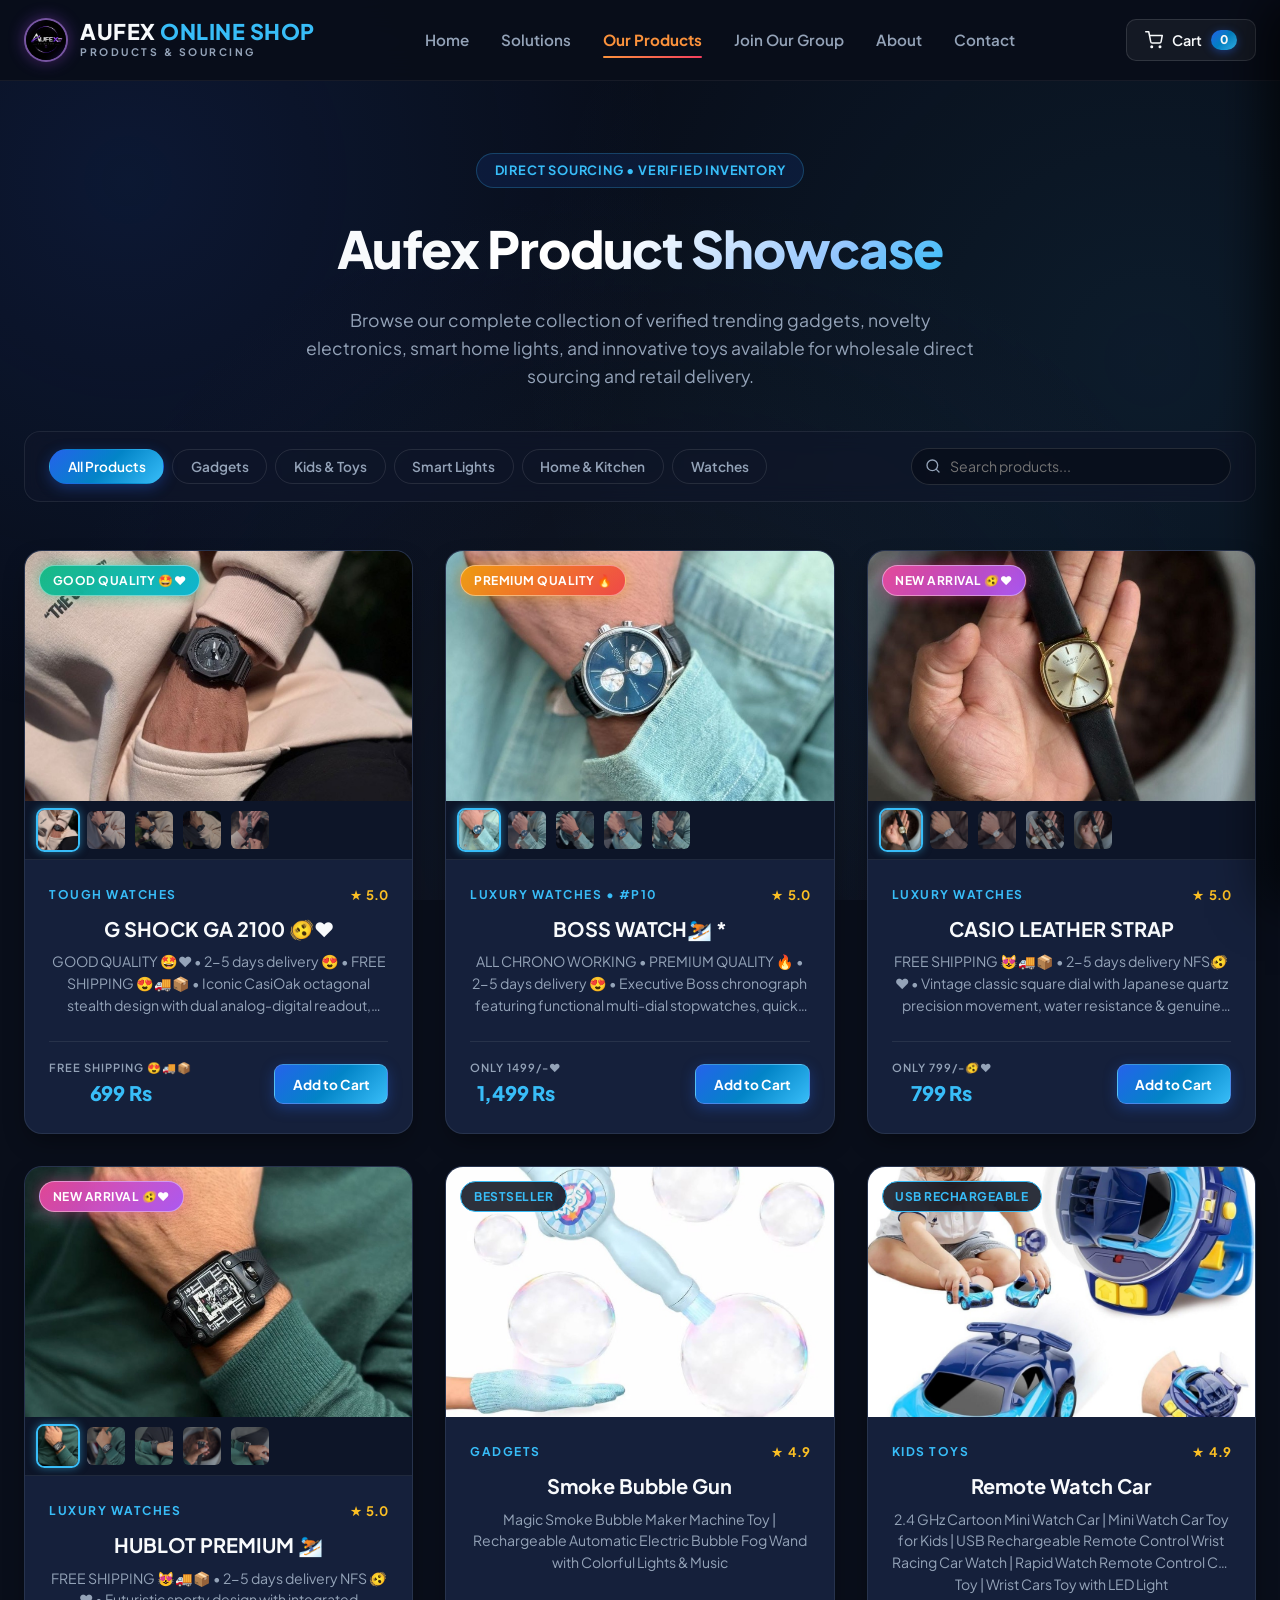
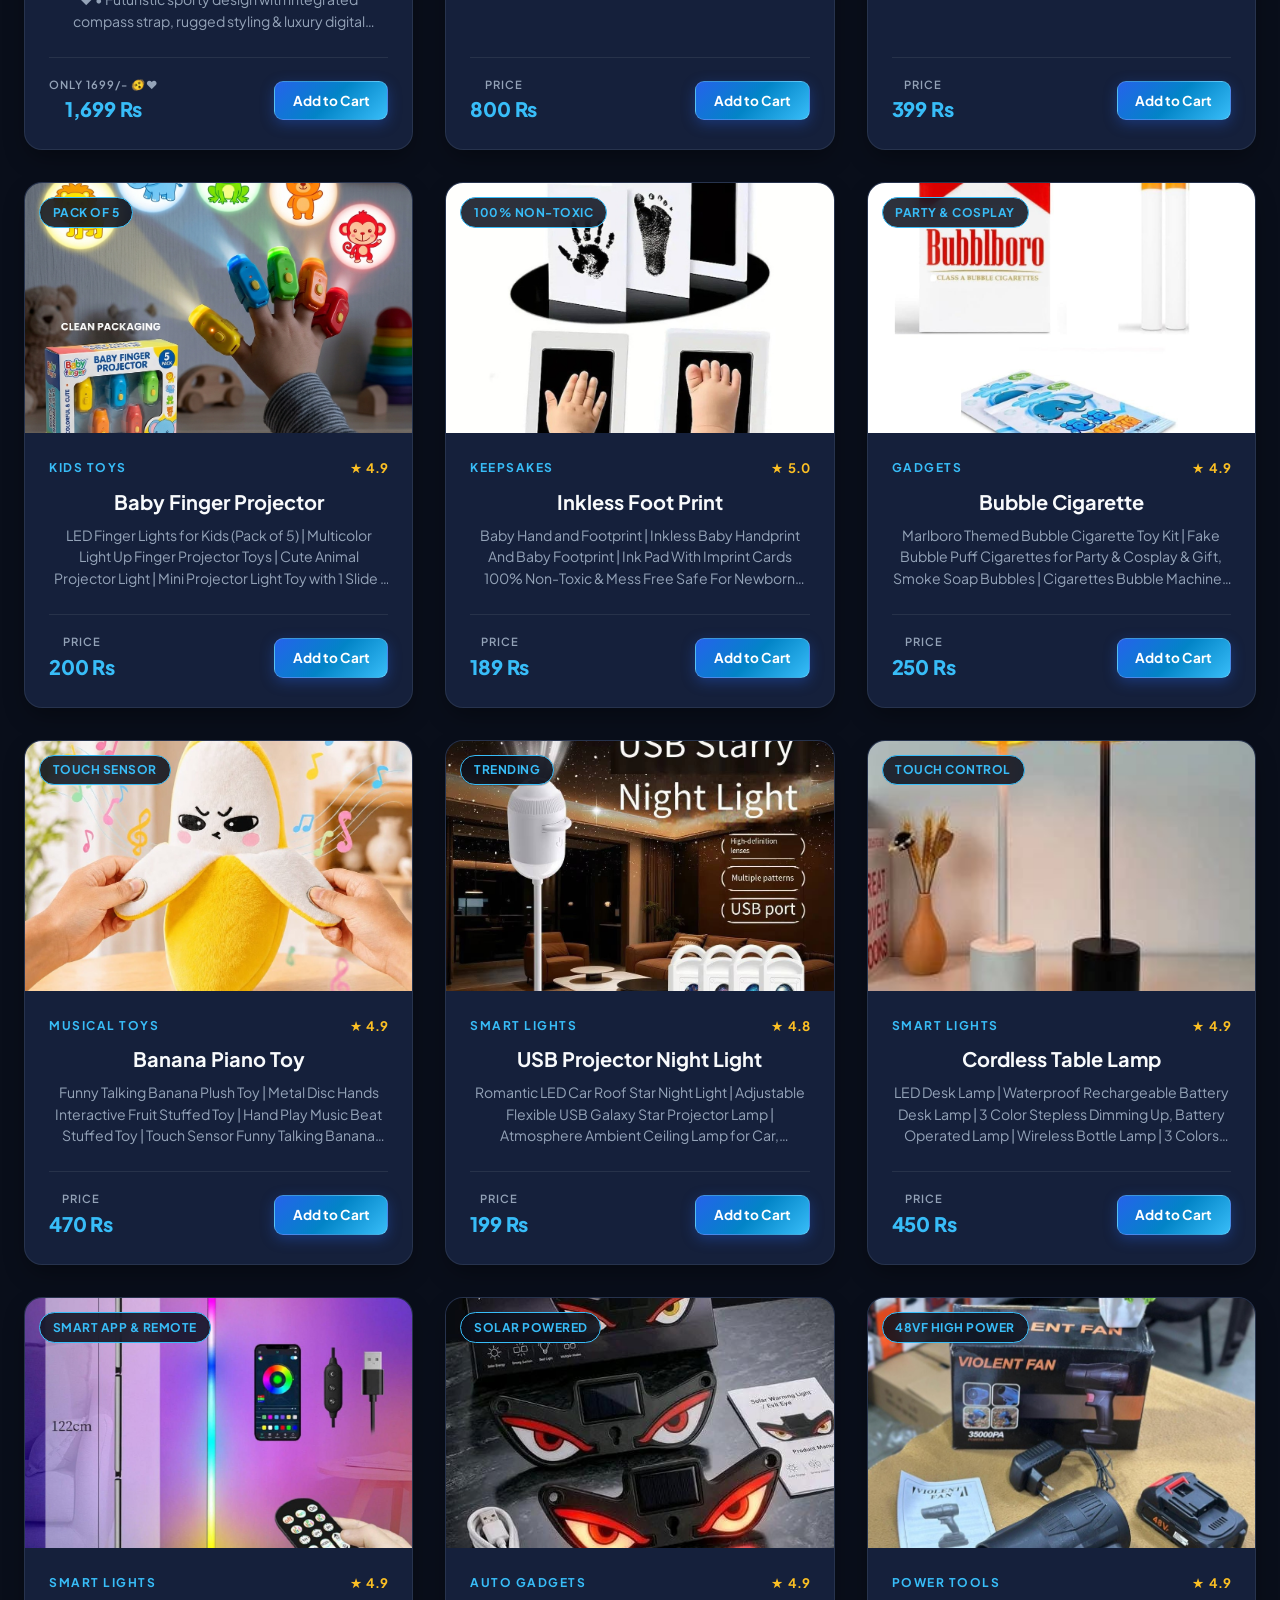
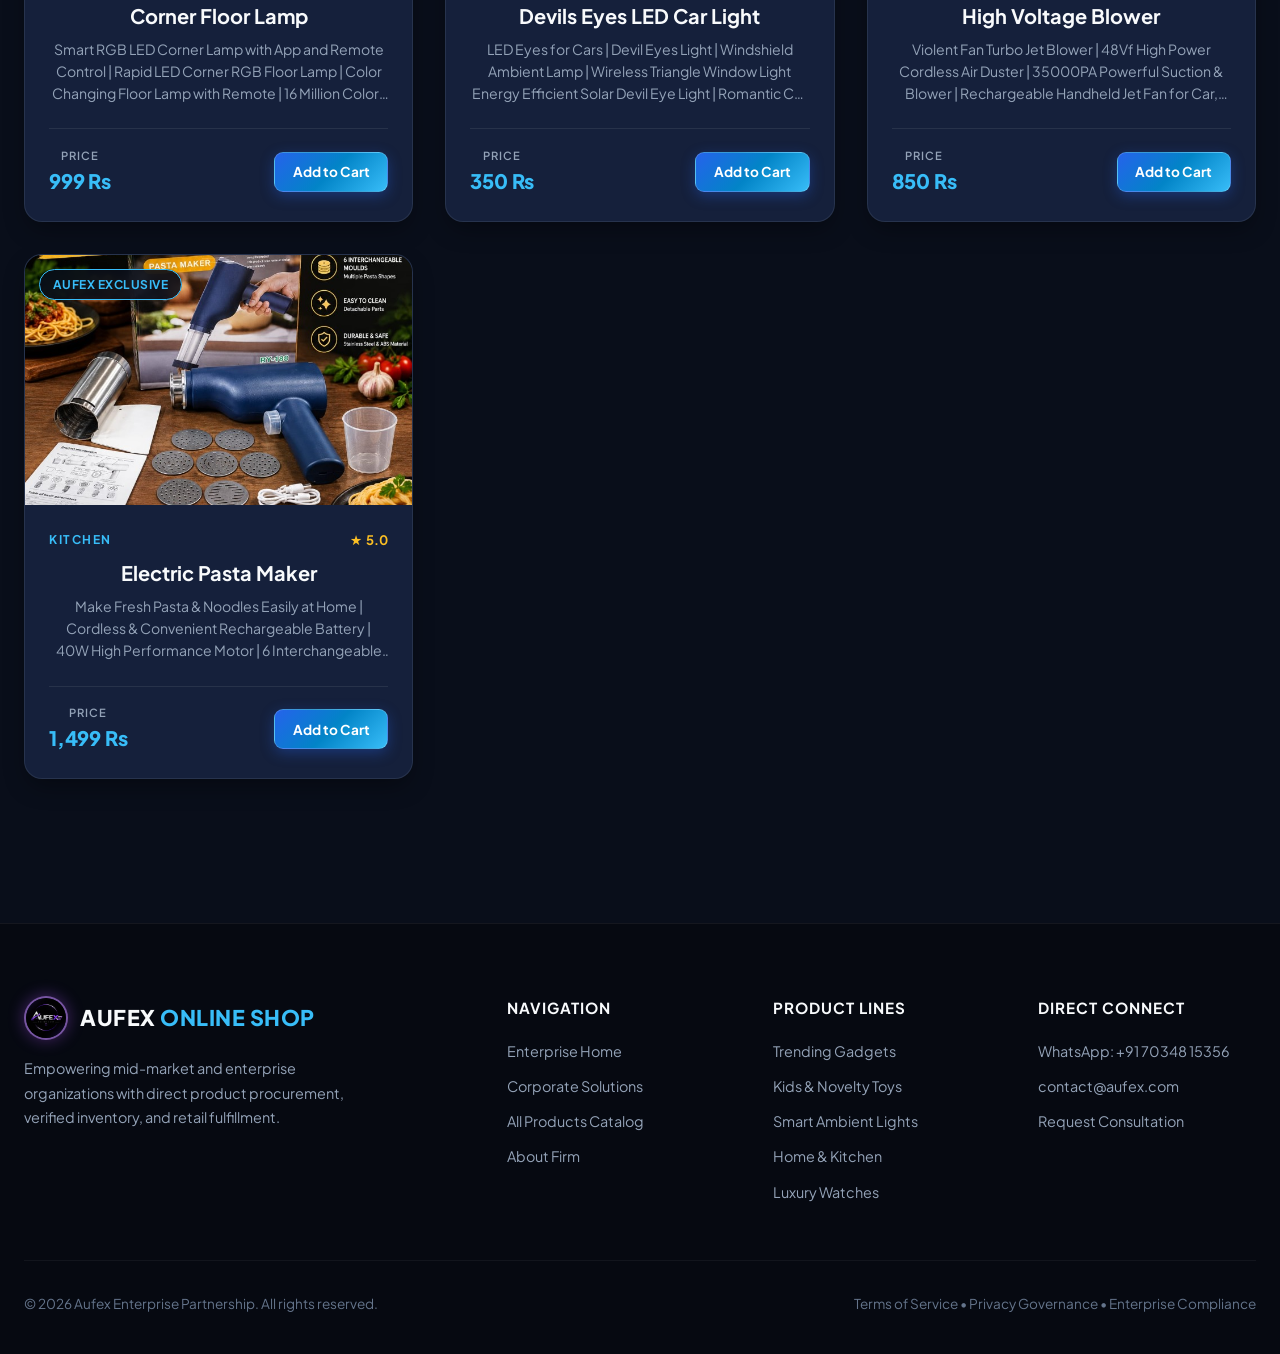
<file: products.html>
<!DOCTYPE html>
<html lang="en">

<head>
    <meta charset="UTF-8">
    <meta name="viewport" content="width=device-width, initial-scale=1.0">
    <title>Aufex Products | Trending Gadgets &amp; Hardware Catalog</title>
    <meta name="description"
        content="Explore Aufex's exclusive product line - Trending gadgets, smart lights, creative toys, home novelties, and premium hardware.">

    <!-- Google Fonts: Plus Jakarta Sans & Inter -->
    <link rel="preconnect" href="https://fonts.googleapis.com">
    <link rel="preconnect" href="https://fonts.gstatic.com" crossorigin>
    <link
        href="https://fonts.googleapis.com/css2?family=Plus+Jakarta+Sans:wght@400;500;600;700;800&family=Inter:wght@400;500;600&display=swap"
        rel="stylesheet">

    <!-- Favicon & Profile Icon -->
    <link rel="icon" type="image/jpeg" href="aufex-logo.jpg">
    <link rel="apple-touch-icon" href="aufex-logo.jpg">

    <!-- Shopping Cart Stylesheet -->
    <link rel="stylesheet" href="cart.css">

    <style>
        :root {
            --primary-navy: #090e1a;
            --secondary-navy: #0f172a;
            --surface-card: #15203b;
            --surface-card-hover: #1c2a4d;
            --surface-card-border: rgba(148, 163, 184, 0.14);
            --surface-card-border-hover: rgba(56, 189, 248, 0.45);

            --accent-blue: #2563eb;
            --accent-cyan: #38bdf8;
            --accent-gradient: linear-gradient(135deg, #2563eb 0%, #0284c7 50%, #38bdf8 100%);
            --accent-glow: rgba(37, 99, 235, 0.35);

            --price-accent: #38bdf8;
            --badge-bg: rgba(37, 99, 235, 0.25);
            --badge-border: rgba(56, 189, 248, 0.35);

            --text-heading: #f8fafc;
            --text-body: #cbd5e1;
            --text-muted: #94a3b8;
            --text-white: #ffffff;

            --nav-bg: rgba(9, 14, 26, 0.92);
            --transition-smooth: all 0.3s cubic-bezier(0.2, 0.8, 0.2, 1);
        }

        * {
            margin: 0;
            padding: 0;
            box-sizing: border-box;
            font-family: 'Plus Jakarta Sans', 'Inter', -apple-system, BlinkMacSystemFont, sans-serif;
        }

        html {
            scroll-behavior: smooth;
        }

        body {
            background-color: var(--primary-navy);
            color: var(--text-body);
            line-height: 1.6;
            overflow-x: hidden;
            -webkit-font-smoothing: antialiased;
        }

        .ambient-glow {
            position: fixed;
            top: 0;
            left: 0;
            width: 100%;
            height: 100%;
            pointer-events: none;
            z-index: 0;
            background:
                radial-gradient(circle at 10% 20%, rgba(37, 99, 235, 0.12) 0%, transparent 40%),
                radial-gradient(circle at 90% 40%, rgba(56, 189, 248, 0.08) 0%, transparent 50%),
                radial-gradient(circle at 50% 90%, rgba(30, 41, 59, 0.35) 0%, transparent 60%);
        }

        .container {
            width: 100%;
            max-width: 1280px;
            margin: 0 auto;
            padding: 0 1.5rem;
            position: relative;
            z-index: 1;
        }

        /* Navbar */
        header.navbar {
            position: sticky;
            top: 0;
            width: 100%;
            background: var(--nav-bg);
            backdrop-filter: blur(16px);
            -webkit-backdrop-filter: blur(16px);
            border-bottom: 1px solid rgba(255, 255, 255, 0.06);
            z-index: 100;
        }

        .nav-content {
            display: flex;
            justify-content: space-between;
            align-items: center;
            height: 80px;
        }

        .logo-wrap {
            display: flex;
            align-items: center;
            gap: 0.75rem;
            text-decoration: none;
        }

        .logo-symbol {
            width: 44px;
            height: 44px;
            border-radius: 50%;
            overflow: hidden;
            display: flex;
            align-items: center;
            justify-content: center;
            box-shadow: 0 0 16px rgba(168, 85, 247, 0.4), 0 2px 8px rgba(0, 0, 0, 0.4);
            border: 2px solid rgba(192, 132, 252, 0.6);
            background: #090e1a;
            flex-shrink: 0;
            transition: var(--transition-smooth);
        }

        .logo-symbol:hover {
            box-shadow: 0 0 24px rgba(168, 85, 247, 0.7);
            transform: scale(1.05);
        }

        .nav-logo-img {
            width: 100%;
            height: 100%;
            object-fit: cover;
            border-radius: 50%;
            display: block;
        }

        .logo-title {
            font-size: 1.35rem;
            font-weight: 800;
            letter-spacing: 0.5px;
            color: var(--text-heading);
            line-height: 1.1;
        }

        .logo-title span {
            color: var(--accent-cyan);
        }

        .logo-badge {
            font-size: 0.65rem;
            font-weight: 700;
            letter-spacing: 2.5px;
            text-transform: uppercase;
            color: var(--text-muted);
        }

        .nav-menu {
            display: flex;
            align-items: center;
            gap: 2rem;
        }

        .nav-link {
            text-decoration: none;
            color: var(--text-muted);
            font-size: 0.95rem;
            font-weight: 600;
            transition: var(--transition-smooth);
            position: relative;
            padding: 0.35rem 0;
        }

        .nav-link:hover,
        .nav-link.active {
            color: var(--text-heading);
        }

        .nav-link.active::after,
        .nav-link:hover::after {
            content: '';
            position: absolute;
            bottom: 0;
            left: 0;
            width: 100%;
            height: 2px;
            background: var(--accent-cyan);
            border-radius: 2px;
        }

        .nav-special-link {
            color: #fb923c !important;
            font-weight: 700 !important;
            position: relative;
        }

        .nav-special-link::after {
            background: linear-gradient(90deg, #fb923c, #f43f5e) !important;
        }


        .nav-actions {
            display: flex;
            align-items: center;
            gap: 1rem;
        }

        /* .cart-trigger and .cart-count are styled in cart.css */


        /* Hero Header */
        .page-header {
            padding: 4.5rem 0 3rem;
            text-align: center;
        }

        .header-pill {
            display: inline-flex;
            align-items: center;
            gap: 0.5rem;
            padding: 0.4rem 1.1rem;
            background: rgba(37, 99, 235, 0.12);
            border: 1px solid rgba(56, 189, 248, 0.25);
            border-radius: 9999px;
            color: var(--accent-cyan);
            font-size: 0.8rem;
            font-weight: 700;
            letter-spacing: 0.8px;
            text-transform: uppercase;
            margin-bottom: 1.25rem;
        }

        .page-title {
            font-size: clamp(2.2rem, 4vw, 3.4rem);
            font-weight: 800;
            color: var(--text-heading);
            letter-spacing: -0.02em;
            margin-bottom: 1rem;
        }

        .page-title span {
            background: linear-gradient(135deg, #ffffff 30%, #93c5fd 75%, #38bdf8 100%);
            -webkit-background-clip: text;
            -webkit-text-fill-color: transparent;
        }

        .page-desc {
            font-size: 1.1rem;
            color: var(--text-muted);
            max-width: 680px;
            margin: 0 auto 2.5rem;
        }

        /* Filter & Search Bar */
        .controls-bar {
            display: flex;
            justify-content: space-between;
            align-items: center;
            flex-wrap: wrap;
            gap: 1.25rem;
            margin-bottom: 3rem;
            background: rgba(15, 23, 42, 0.6);
            border: 1px solid rgba(255, 255, 255, 0.08);
            border-radius: 16px;
            padding: 1rem 1.5rem;
            backdrop-filter: blur(10px);
        }

        .filter-group {
            display: flex;
            align-items: center;
            gap: 0.5rem;
            flex-wrap: wrap;
        }

        .filter-btn {
            background: transparent;
            border: 1px solid rgba(255, 255, 255, 0.1);
            color: var(--text-muted);
            padding: 0.5rem 1.1rem;
            border-radius: 9999px;
            font-size: 0.85rem;
            font-weight: 600;
            cursor: pointer;
            transition: var(--transition-smooth);
        }

        .filter-btn:hover,
        .filter-btn.active {
            background: var(--accent-gradient);
            color: #ffffff;
            border-color: transparent;
            box-shadow: 0 4px 14px var(--accent-glow);
        }

        .search-box {
            position: relative;
            flex: 1 1 240px;
            max-width: 320px;
        }

        .search-box input {
            width: 100%;
            padding: 0.55rem 1rem 0.55rem 2.4rem;
            background: rgba(9, 14, 26, 0.8);
            border: 1px solid rgba(255, 255, 255, 0.12);
            border-radius: 9999px;
            color: #ffffff;
            font-size: 0.88rem;
            outline: none;
            transition: var(--transition-smooth);
        }

        .search-box input:focus {
            border-color: var(--accent-cyan);
            box-shadow: 0 0 12px rgba(56, 189, 248, 0.3);
        }

        .search-box svg {
            position: absolute;
            left: 0.85rem;
            top: 50%;
            transform: translateY(-50%);
            color: var(--text-muted);
            pointer-events: none;
        }

        /* Product Grid */
        .products-grid {
            display: grid;
            grid-template-columns: repeat(auto-fill, minmax(290px, 1fr));
            gap: 2rem;
            margin-bottom: 6rem;
        }

        /* Product Card */
        .product-card {
            background: var(--surface-card);
            border: 1px solid var(--surface-card-border);
            border-radius: 18px;
            overflow: hidden;
            display: flex;
            flex-direction: column;
            transition: var(--transition-smooth);
            position: relative;
            box-shadow: 0 10px 25px -5px rgba(0, 0, 0, 0.4);
        }

        .product-card:hover {
            transform: translateY(-8px);
            background: var(--surface-card-hover);
            border-color: var(--surface-card-border-hover);
            box-shadow: 0 20px 40px -10px rgba(0, 0, 0, 0.7), 0 0 25px rgba(37, 99, 235, 0.25);
        }

        .card-img-wrap {
            position: relative;
            width: 100%;
            height: 250px;
            background: #0b1120;
            overflow: hidden;
            display: flex;
            align-items: center;
            justify-content: center;
        }

        .card-img-wrap img {
            width: 100%;
            height: 100%;
            object-fit: cover;
            transition: transform 0.4s ease;
        }

        .product-card:hover .card-img-wrap img {
            transform: scale(1.08);
        }

        .card-thumbnails {
            display: flex;
            gap: 6px;
            padding: 8px 12px;
            background: rgba(11, 17, 32, 0.7);
            border-bottom: 1px solid var(--surface-card-border);
            overflow-x: auto;
        }

        .card-thumb {
            width: 42px;
            height: 42px;
            border-radius: 8px;
            object-fit: cover;
            cursor: pointer;
            border: 2px solid transparent;
            opacity: 0.65;
            transition: all 0.25s ease;
            flex-shrink: 0;
        }

        .card-thumb:hover,
        .card-thumb.active {
            opacity: 1;
            border-color: var(--accent-cyan);
            box-shadow: 0 0 8px rgba(56, 189, 248, 0.5);
            transform: scale(1.05);
        }

        .card-badge {
            position: absolute;
            top: 14px;
            left: 14px;
            padding: 0.3rem 0.8rem;
            background: rgba(9, 14, 26, 0.85);
            backdrop-filter: blur(8px);
            border: 1px solid var(--accent-cyan);
            border-radius: 9999px;
            font-size: 0.75rem;
            font-weight: 700;
            color: var(--accent-cyan);
            text-transform: uppercase;
            letter-spacing: 0.5px;
            z-index: 2;
        }

        .card-body {
            padding: 1.5rem;
            display: flex;
            flex-direction: column;
            flex-grow: 1;
        }

        .card-meta {
            display: flex;
            justify-content: space-between;
            align-items: center;
            margin-bottom: 0.6rem;
        }

        .card-category {
            font-size: 0.75rem;
            font-weight: 700;
            text-transform: uppercase;
            letter-spacing: 1.5px;
            color: var(--accent-cyan);
        }

        .card-rating {
            display: flex;
            align-items: center;
            gap: 0.3rem;
            font-size: 0.82rem;
            color: #fbbf24;
            font-weight: 700;
        }

        .product-title {
            font-size: 1.25rem;
            font-weight: 700;
            color: var(--text-heading);
            margin-bottom: 0.6rem;
            line-height: 1.35;
        }

        .product-specs {
            font-size: 0.88rem;
            color: var(--text-muted);
            line-height: 1.55;
            margin-bottom: 1.5rem;
            flex-grow: 1;
            display: -webkit-box;
            -webkit-line-clamp: 3;
            -webkit-box-orient: vertical;
            overflow: hidden;
            text-overflow: ellipsis;
        }

        .card-action {
            display: flex;
            align-items: center;
            justify-content: space-between;
            gap: 0.75rem;
            border-top: 1px solid rgba(255, 255, 255, 0.08);
            padding-top: 1.1rem;
            margin-top: auto;
        }

        .price-box {
            display: flex;
            flex-direction: column;
        }

        .price-label {
            font-size: 0.7rem;
            text-transform: uppercase;
            letter-spacing: 1px;
            color: var(--text-muted);
            font-weight: 600;
        }

        .price-val {
            font-size: 1.25rem;
            font-weight: 800;
            color: var(--accent-cyan);
            letter-spacing: -0.01em;
        }

        .btn-order {
            display: inline-flex;
            align-items: center;
            gap: 0.45rem;
            padding: 0.65rem 1.1rem;
            font-size: 0.85rem;
            font-weight: 700;
            color: #ffffff;
            background: var(--accent-gradient);
            border: 1px solid rgba(255, 255, 255, 0.2);
            border-radius: 9px;
            cursor: pointer;
            text-decoration: none;
            transition: var(--transition-smooth);
            box-shadow: 0 4px 14px var(--accent-glow);
        }

        .btn-order:hover {
            transform: translateY(-2px);
            box-shadow: 0 6px 20px rgba(37, 99, 235, 0.55);
        }

        /* Cart styles are managed in cart.css */


        /* Toast */
        .toast {
            position: fixed;
            bottom: 2rem;
            right: 2rem;
            background: #111c35;
            color: #f8fafc;
            padding: 0.9rem 1.5rem;
            border-radius: 12px;
            border: 1px solid var(--accent-cyan);
            box-shadow: 0 12px 30px rgba(0, 0, 0, 0.6), 0 0 20px rgba(56, 189, 248, 0.25);
            font-size: 0.92rem;
            font-weight: 600;
            display: flex;
            align-items: center;
            gap: 0.75rem;
            opacity: 0;
            transform: translateY(20px);
            transition: opacity 0.3s ease, transform 0.3s cubic-bezier(0.16, 1, 0.3, 1);
            z-index: 2000;
            pointer-events: none;
        }

        .toast.show {
            opacity: 1;
            transform: translateY(0);
        }

        /* Footer */
        footer.footer {
            background: #060911;
            border-top: 1px solid rgba(255, 255, 255, 0.06);
            padding: 4.5rem 0 2.5rem;
            color: var(--text-muted);
            font-size: 0.9rem;
        }

        .footer-grid {
            display: grid;
            grid-template-columns: 2fr 1fr 1fr 1fr;
            gap: 3rem;
            margin-bottom: 3.5rem;
        }

        .footer-brand p {
            margin-top: 1rem;
            max-width: 320px;
            line-height: 1.7;
        }

        .footer-heading {
            font-size: 0.95rem;
            font-weight: 700;
            color: var(--text-heading);
            text-transform: uppercase;
            letter-spacing: 1px;
            margin-bottom: 1.25rem;
        }

        .footer-links {
            list-style: none;
            display: flex;
            flex-direction: column;
            gap: 0.75rem;
        }

        .footer-links a {
            color: var(--text-muted);
            text-decoration: none;
            transition: var(--transition-smooth);
        }

        .footer-links a:hover {
            color: var(--accent-cyan);
        }

        .footer-bottom {
            padding-top: 2rem;
            border-top: 1px solid rgba(255, 255, 255, 0.05);
            display: flex;
            justify-content: space-between;
            align-items: center;
            font-size: 0.85rem;
            color: #64748b;
            flex-wrap: wrap;
            gap: 1rem;
        }

        @media (max-width: 1024px) {
            .footer-grid {
                grid-template-columns: 1fr 1fr;
            }
        }

        @media (max-width: 768px) {
            .nav-menu {
                display: none;
            }

            .controls-bar {
                flex-direction: column;
                align-items: stretch;
            }

            .search-box {
                max-width: 100%;
            }

            .footer-grid {
                grid-template-columns: 1fr;
                gap: 2rem;
            }
        }
    </style>
</head>

<body>

    <div class="ambient-glow"></div>

    <!-- Navigation Bar -->
    <header class="navbar">
        <div class="container nav-content">
            <a href="index.html" class="logo-wrap">
                <div class="logo-symbol">
                    <img src="aufex-logo.jpg" alt="Aufex Online Shop Logo" class="nav-logo-img">
                </div>
                <div class="logo-text-group">
                    <div class="logo-title">AUFEX <span>ONLINE SHOP</span></div>
                    <div class="logo-badge">Products &amp; Sourcing</div>
                </div>
            </a>

            <nav class="nav-menu">
                <a href="index.html" class="nav-link">Home</a>
                <a href="index.html#solutions" class="nav-link">Solutions</a>
                <a href="products.html" class="nav-link active nav-special-link">Our Products</a>
                <a href="https://wa.me/917034815356?text=Hi%20Aufex,%20I%20would%20like%20to%20join%20your%20community%20group" target="_blank" class="nav-link">Join Our Group</a>
                <a href="index.html#about" class="nav-link">About</a>
                <a href="index.html#contact" class="nav-link">Contact</a>
            </nav>

            <div class="nav-actions">
                <button class="cart-trigger" onclick="toggleCartDrawer(true)" id="btnCart">
                    <svg width="18" height="18" viewBox="0 0 24 24" fill="none" stroke="currentColor" stroke-width="2"
                        stroke-linecap="round" stroke-linejoin="round">
                        <circle cx="9" cy="21" r="1"></circle>
                        <circle cx="20" cy="21" r="1"></circle>
                        <path d="M1 1h4l2.68 13.39a2 2 0 0 0 2 1.61h9.72a2 2 0 0 0 2-1.61L23 6H6"></path>
                    </svg>
                    <span>Cart</span>
                    <span class="cart-count" id="cartCount">0</span>
                </button>
            </div>
        </div>
    </header>

    <!-- Header Section -->
    <section class="page-header">
        <div class="container">
            <div class="header-pill">
                <span>Direct Sourcing &bull; Verified Inventory</span>
            </div>
            <h1 class="page-title">
                Aufex <span>Product Showcase</span>
            </h1>
            <p class="page-desc">
                Browse our complete collection of verified trending gadgets, novelty electronics, smart home lights,
                and innovative toys available for wholesale direct sourcing and retail delivery.
            </p>

            <!-- Search & Filters -->
            <div class="controls-bar">
                <div class="filter-group" id="filterGroup">
                    <button class="filter-btn active" data-category="all" onclick="filterCategory('all', this)">All
                        Products</button>
                    <button class="filter-btn" data-category="gadgets"
                        onclick="filterCategory('gadgets', this)">Gadgets</button>
                    <button class="filter-btn" data-category="toys" onclick="filterCategory('toys', this)">Kids &amp;
                        Toys</button>
                    <button class="filter-btn" data-category="lights" onclick="filterCategory('lights', this)">Smart
                        Lights</button>
                    <button class="filter-btn" data-category="home" onclick="filterCategory('home', this)">Home &amp;
                        Kitchen</button>
                    <button class="filter-btn" data-category="watches" onclick="filterCategory('watches', this)">Watches</button>
                </div>

                <div class="search-box">
                    <svg width="16" height="16" viewBox="0 0 24 24" fill="none" stroke="currentColor" stroke-width="2"
                        stroke-linecap="round" stroke-linejoin="round">
                        <circle cx="11" cy="11" r="8"></circle>
                        <line x1="21" y1="21" x2="16.65" y2="16.65"></line>
                    </svg>
                    <input type="text" id="searchInput" placeholder="Search products..." oninput="handleSearch(this.value)">
                </div>
            </div>

            <!-- Product Grid -->
            <div class="products-grid" id="productsGrid">

                <!-- 0. NEW ARRIVAL: G SHOCK GA 2100 -->
                <div class="product-card" data-category="gadgets watches" data-title="g shock ga 2100 casioak good quality 699 free shipping 2-5 days delivery sports tough watch">
                    <div class="card-img-wrap">
                        <span class="card-badge" style="background: linear-gradient(135deg, rgba(16, 185, 129, 0.95), rgba(6, 182, 212, 0.95)); color: #fff; border: 1px solid rgba(255,255,255,0.4); box-shadow: 0 0 15px rgba(16, 185, 129, 0.5);">GOOD QUALITY 🤩❤️</span>
                        <img src="gshock-ga2100.jpg" id="gshockMainImg" alt="G SHOCK GA 2100🫨❤️" loading="lazy">
                    </div>
                    <div class="card-thumbnails">
                        <img src="gshock-ga2100.jpg" alt="Angle 1" class="card-thumb active" onclick="switchCardImage(this, 'gshockMainImg', 'gshock-ga2100.jpg')">
                        <img src="gshock-ga2100-2.jpg" alt="Angle 2" class="card-thumb" onclick="switchCardImage(this, 'gshockMainImg', 'gshock-ga2100-2.jpg')">
                        <img src="gshock-ga2100-3.jpg" alt="Angle 3" class="card-thumb" onclick="switchCardImage(this, 'gshockMainImg', 'gshock-ga2100-3.jpg')">
                        <img src="gshock-ga2100-4.jpg" alt="Angle 4" class="card-thumb" onclick="switchCardImage(this, 'gshockMainImg', 'gshock-ga2100-4.jpg')">
                        <img src="gshock-ga2100-5.jpg" alt="Angle 5" class="card-thumb" onclick="switchCardImage(this, 'gshockMainImg', 'gshock-ga2100-5.jpg')">
                    </div>
                    <div class="card-body">
                        <div class="card-meta">
                            <span class="card-category">Tough Watches</span>
                            <div class="card-rating"><span>★</span> 5.0</div>
                        </div>
                        <h3 class="product-title">G SHOCK GA 2100 🫨❤️</h3>
                        <p class="product-specs">GOOD QUALITY 🤩❤️ • 2-5 days delivery 😍 • FREE SHIPPING 😍🚚📦 • Iconic CasiOak octagonal stealth design with dual analog-digital readout, shock resistance &amp; premium matte resin strap.</p>
                        <div class="card-action">
                            <div class="price-box">
                                <span class="price-label">FREE SHIPPING 😍🚚📦</span>
                                <div class="price-val">699 Rs</div>
                            </div>
                            <button class="btn-order"
                                onclick="addToCart('G SHOCK GA 2100', '699 Rs', 'gshock-ga2100.jpg')">
                                <span>Add to Cart</span>
                            </button>
                        </div>
                    </div>
                </div>

                <!-- 00. NEW ARRIVAL: BOSS WATCH -->
                <div class="product-card" data-category="gadgets watches" data-title="boss watch all chrono working premium quality 1499 p10 2-5 days delivery luxury chronograph">
                    <div class="card-img-wrap">
                        <span class="card-badge" style="background: linear-gradient(135deg, rgba(245,158,11,0.95), rgba(239,68,68,0.95)); color: #fff; border: 1px solid rgba(255,255,255,0.4); box-shadow: 0 0 15px rgba(245,158,11,0.5);">PREMIUM QUALITY 🔥</span>
                        <img src="boss-watch.jpg" id="bossMainImg" alt="BOSS WATCH⛷️ *" loading="lazy">
                    </div>
                    <div class="card-thumbnails">
                        <img src="boss-watch.jpg" alt="Angle 1" class="card-thumb active" onclick="switchCardImage(this, 'bossMainImg', 'boss-watch.jpg')">
                        <img src="boss-watch-2.jpg" alt="Angle 2" class="card-thumb" onclick="switchCardImage(this, 'bossMainImg', 'boss-watch-2.jpg')">
                        <img src="boss-watch-3.jpg" alt="Angle 3" class="card-thumb" onclick="switchCardImage(this, 'bossMainImg', 'boss-watch-3.jpg')">
                        <img src="boss-watch-4.jpg" alt="Angle 4" class="card-thumb" onclick="switchCardImage(this, 'bossMainImg', 'boss-watch-4.jpg')">
                        <img src="boss-watch-5.jpg" alt="Angle 5" class="card-thumb" onclick="switchCardImage(this, 'bossMainImg', 'boss-watch-5.jpg')">
                    </div>
                    <div class="card-body">
                        <div class="card-meta">
                            <span class="card-category">Luxury Watches • #p10</span>
                            <div class="card-rating"><span>★</span> 5.0</div>
                        </div>
                        <h3 class="product-title">BOSS WATCH⛷️ *</h3>
                        <p class="product-specs">ALL CHRONO WORKING • PREMIUM QUALITY 🔥 • 2-5 days delivery 😍 • Executive Boss chronograph featuring functional multi-dial stopwatches, quick-set date window &amp; genuine textured leather strap. #p10</p>
                        <div class="card-action">
                            <div class="price-box">
                                <span class="price-label">ONLY 1499/-❤️</span>
                                <div class="price-val">1,499 Rs</div>
                            </div>
                            <button class="btn-order"
                                onclick="addToCart('BOSS WATCH', '1,499 Rs', 'boss-watch.jpg')">
                                <span>Add to Cart</span>
                            </button>
                        </div>
                    </div>
                </div>

                <!-- 00. NEW ARRIVAL: CASIO LEATHER STRAP -->
                <div class="product-card" data-category="gadgets watches" data-title="casio leather strap watch new arrival 799 nfs 2-5 days delivery free shipping vintage classic">
                    <div class="card-img-wrap">
                        <span class="card-badge" style="background: linear-gradient(135deg, rgba(236,72,153,0.95), rgba(168,85,247,0.95)); color: #fff; border: 1px solid rgba(255,255,255,0.4); box-shadow: 0 0 15px rgba(236,72,153,0.5);">NEW ARRIVAL 🫨❤️</span>
                        <img src="casio-leather-strap.jpg" id="casioMainImg" alt="CASIO LEATHER STRAP" loading="lazy">
                    </div>
                    <div class="card-thumbnails">
                        <img src="casio-leather-strap.jpg" alt="Angle 1" class="card-thumb active" onclick="switchCardImage(this, 'casioMainImg', 'casio-leather-strap.jpg')">
                        <img src="casio-leather-strap-2.jpg" alt="Angle 2" class="card-thumb" onclick="switchCardImage(this, 'casioMainImg', 'casio-leather-strap-2.jpg')">
                        <img src="casio-leather-strap-3.jpg" alt="Angle 3" class="card-thumb" onclick="switchCardImage(this, 'casioMainImg', 'casio-leather-strap-3.jpg')">
                        <img src="casio-leather-strap-4.jpg" alt="All Colors" class="card-thumb" onclick="switchCardImage(this, 'casioMainImg', 'casio-leather-strap-4.jpg')">
                        <img src="casio-leather-strap-5.jpg" alt="Angle 5" class="card-thumb" onclick="switchCardImage(this, 'casioMainImg', 'casio-leather-strap-5.jpg')">
                    </div>
                    <div class="card-body">
                        <div class="card-meta">
                            <span class="card-category">Luxury Watches</span>
                            <div class="card-rating"><span>★</span> 5.0</div>
                        </div>
                        <h3 class="product-title">CASIO LEATHER STRAP</h3>
                        <p class="product-specs">FREE SHIPPING 😻🚚📦 • 2-5 days delivery NFS🫨❤️ • Vintage classic square dial with Japanese quartz precision movement, water resistance &amp; genuine leather wristband.</p>
                        <div class="card-action">
                            <div class="price-box">
                                <span class="price-label">Only 799/-🫨❤️</span>
                                <div class="price-val">799 Rs</div>
                            </div>
                            <button class="btn-order"
                                onclick="addToCart('CASIO LEATHER STRAP', '799 Rs', 'casio-leather-strap.jpg')">
                                <span>Add to Cart</span>
                            </button>
                        </div>
                    </div>
                </div>

                <!-- 000. NEW ARRIVAL: Hublot Premium Watch -->
                <div class="product-card" data-category="gadgets watches" data-title="hublot premium luxury watch new arrival 1699 nfs compass 2-5 days free shipping">
                    <div class="card-img-wrap">
                        <span class="card-badge" style="background: linear-gradient(135deg, rgba(236,72,153,0.95), rgba(168,85,247,0.95)); color: #fff; border: 1px solid rgba(255,255,255,0.4); box-shadow: 0 0 15px rgba(236,72,153,0.5);">NEW ARRIVAL 🫨❤️</span>
                        <img src="hublot-premium-watch.jpg" id="hublotMainImg" alt="HUBLOT PREMIUM" loading="lazy">
                    </div>
                    <div class="card-thumbnails">
                        <img src="hublot-premium-watch.jpg" alt="Angle 1" class="card-thumb active" onclick="switchCardImage(this, 'hublotMainImg', 'hublot-premium-watch.jpg')">
                        <img src="hublot-premium-watch-2.jpg" alt="Angle 2" class="card-thumb" onclick="switchCardImage(this, 'hublotMainImg', 'hublot-premium-watch-2.jpg')">
                        <img src="hublot-premium-watch-3.jpg" alt="Angle 3" class="card-thumb" onclick="switchCardImage(this, 'hublotMainImg', 'hublot-premium-watch-3.jpg')">
                        <img src="hublot-premium-watch-4.jpg" alt="Angle 4" class="card-thumb" onclick="switchCardImage(this, 'hublotMainImg', 'hublot-premium-watch-4.jpg')">
                        <img src="hublot-premium-watch-5.jpg" alt="Angle 5" class="card-thumb" onclick="switchCardImage(this, 'hublotMainImg', 'hublot-premium-watch-5.jpg')">
                    </div>
                    <div class="card-body">
                        <div class="card-meta">
                            <span class="card-category">Luxury Watches</span>
                            <div class="card-rating"><span>★</span> 5.0</div>
                        </div>
                        <h3 class="product-title">HUBLOT PREMIUM ⛷️</h3>
                        <p class="product-specs">FREE SHIPPING 😻🚚📦 • 2-5 days delivery NFS 🫨❤️ • Futuristic sporty design with integrated compass strap, rugged styling &amp; luxury digital display.</p>
                        <div class="card-action">
                            <div class="price-box">
                                <span class="price-label">Only 1699/- 🫨❤️</span>
                                <div class="price-val">1,699 Rs</div>
                            </div>
                            <button class="btn-order"
                                onclick="addToCart('HUBLOT PREMIUM', '1,699 Rs', 'hublot-premium-watch.jpg')">
                                <span>Add to Cart</span>
                            </button>
                        </div>
                    </div>
                </div>

                <!-- 1. Smoke Bubble Gun -->
                <div class="product-card" data-category="gadgets toys" data-title="smoke bubble gun">
                    <div class="card-img-wrap">
                        <span class="card-badge">Bestseller</span>
                        <img src="smoke-bubble-gun.jpg" alt="Smoke Bubble Gun" loading="lazy">
                    </div>
                    <div class="card-body">
                        <div class="card-meta">
                            <span class="card-category">Gadgets</span>
                            <div class="card-rating"><span>★</span> 4.9</div>
                        </div>
                        <h3 class="product-title">Smoke Bubble Gun</h3>
                        <p class="product-specs">Magic Smoke Bubble Maker Machine Toy | Rechargeable Automatic Electric
                            Bubble Fog Wand with Colorful Lights &amp; Music</p>
                        <div class="card-action">
                            <div class="price-box">
                                <span class="price-label">Price</span>
                                <div class="price-val">800 Rs</div>
                            </div>
                            <button class="btn-order"
                                onclick="addToCart('Smoke Bubble Gun', '800 Rs', 'smoke-bubble-gun.jpg')">
                                <span>Add to Cart</span>
                            </button>
                        </div>
                    </div>
                </div>

                <!-- 2. Remote Watch Car -->
                <div class="product-card" data-category="toys gadgets" data-title="remote watch car mini racing toy">
                    <div class="card-img-wrap">
                        <span class="card-badge">USB Rechargeable</span>
                        <img src="remote-watch-car.jpg" alt="Remote Watch Car" loading="lazy">
                    </div>
                    <div class="card-body">
                        <div class="card-meta">
                            <span class="card-category">Kids Toys</span>
                            <div class="card-rating"><span>★</span> 4.9</div>
                        </div>
                        <h3 class="product-title">Remote Watch Car</h3>
                        <p class="product-specs">2.4 GHz Cartoon Mini Watch Car | Mini Watch Car Toy for Kids | USB
                            Rechargeable Remote Control Wrist Racing Car Watch | Rapid Watch Remote Control Car Toy |
                            Wrist Cars Toy with LED Light</p>
                        <div class="card-action">
                            <div class="price-box">
                                <span class="price-label">Price</span>
                                <div class="price-val">399 Rs</div>
                            </div>
                            <button class="btn-order"
                                onclick="addToCart('Remote Watch Car', '399 Rs', 'remote-watch-car.jpg')">
                                <span>Add to Cart</span>
                            </button>
                        </div>
                    </div>
                </div>

                <!-- 3. Baby Finger Projector -->
                <div class="product-card" data-category="toys" data-title="baby finger projector led flashlight">
                    <div class="card-img-wrap">
                        <span class="card-badge">Pack Of 5</span>
                        <img src="baby-finger-projector.jpg" alt="Baby Finger Projector" loading="lazy">
                    </div>
                    <div class="card-body">
                        <div class="card-meta">
                            <span class="card-category">Kids Toys</span>
                            <div class="card-rating"><span>★</span> 4.9</div>
                        </div>
                        <h3 class="product-title">Baby Finger Projector</h3>
                        <p class="product-specs">LED Finger Lights for Kids (Pack of 5) | Multicolor Light Up Finger
                            Projector Toys | Cute Animal Projector Light | Mini Projector Light Toy with 1 Slide |
                            Night Light Cartoon Slide Torch | Kids Learning Toy</p>
                        <div class="card-action">
                            <div class="price-box">
                                <span class="price-label">Price</span>
                                <div class="price-val">200 Rs</div>
                            </div>
                            <button class="btn-order"
                                onclick="addToCart('Baby Finger Projector (Pack of 5)', '200 Rs', 'baby-finger-projector.jpg')">
                                <span>Add to Cart</span>
                            </button>
                        </div>
                    </div>
                </div>

                <!-- 4. Inkless Foot Print -->
                <div class="product-card" data-category="home toys" data-title="inkless foot print baby handprint keepsake">
                    <div class="card-img-wrap">
                        <span class="card-badge">100% Non-Toxic</span>
                        <img src="inkless-baby-footprint.jpg" alt="Inkless Foot Print" loading="lazy">
                    </div>
                    <div class="card-body">
                        <div class="card-meta">
                            <span class="card-category">Keepsakes</span>
                            <div class="card-rating"><span>★</span> 5.0</div>
                        </div>
                        <h3 class="product-title">Inkless Foot Print</h3>
                        <p class="product-specs">Baby Hand and Footprint | Inkless Baby Handprint And Baby Footprint |
                            Ink Pad With Imprint Cards 100% Non-Toxic &amp; Mess Free Safe For Newborn Baby | Infant
                            Foot and Handprint Keepsake</p>
                        <div class="card-action">
                            <div class="price-box">
                                <span class="price-label">Price</span>
                                <div class="price-val">189 Rs</div>
                            </div>
                            <button class="btn-order"
                                onclick="addToCart('Inkless Foot Print', '189 Rs', 'inkless-baby-footprint.jpg')">
                                <span>Add to Cart</span>
                            </button>
                        </div>
                    </div>
                </div>

                <!-- 5. Bubble Cigarette -->
                <div class="product-card" data-category="gadgets toys" data-title="bubble cigarette fun party toy">
                    <div class="card-img-wrap">
                        <span class="card-badge">Party &amp; Cosplay</span>
                        <img src="bubble-cigarette.jpg" alt="Bubble Cigarette" loading="lazy">
                    </div>
                    <div class="card-body">
                        <div class="card-meta">
                            <span class="card-category">Gadgets</span>
                            <div class="card-rating"><span>★</span> 4.9</div>
                        </div>
                        <h3 class="product-title">Bubble Cigarette</h3>
                        <p class="product-specs">Marlboro Themed Bubble Cigarette Toy Kit | Fake Bubble Puff Cigarettes
                            for Party &amp; Cosplay &amp; Gift, Smoke Soap Bubbles | Cigarettes Bubble Machines | Funny
                            Mini Bubble Blower Stick Toy | Fun Party Gift Toy</p>
                        <div class="card-action">
                            <div class="price-box">
                                <span class="price-label">Price</span>
                                <div class="price-val">250 Rs</div>
                            </div>
                            <button class="btn-order"
                                onclick="addToCart('Bubble Cigarette Kit', '250 Rs', 'bubble-cigarette.jpg')">
                                <span>Add to Cart</span>
                            </button>
                        </div>
                    </div>
                </div>

                <!-- 6. Banana Piano Toy -->
                <div class="product-card" data-category="toys gadgets" data-title="banana piano toy interactive plush">
                    <div class="card-img-wrap">
                        <span class="card-badge">Touch Sensor</span>
                        <img src="banana-piano-toy.jpg" alt="Banana Piano Toy" loading="lazy">
                    </div>
                    <div class="card-body">
                        <div class="card-meta">
                            <span class="card-category">Musical Toys</span>
                            <div class="card-rating"><span>★</span> 4.9</div>
                        </div>
                        <h3 class="product-title">Banana Piano Toy</h3>
                        <p class="product-specs">Funny Talking Banana Plush Toy | Metal Disc Hands Interactive Fruit
                            Stuffed Toy | Hand Play Music Beat Stuffed Toy | Touch Sensor Funny Talking Banana Plush Toy
                            | Musical Banana Toy for Kids</p>
                        <div class="card-action">
                            <div class="price-box">
                                <span class="price-label">Price</span>
                                <div class="price-val">470 Rs</div>
                            </div>
                            <button class="btn-order"
                                onclick="addToCart('Banana Piano Toy', '470 Rs', 'banana-piano-toy.jpg')">
                                <span>Add to Cart</span>
                            </button>
                        </div>
                    </div>
                </div>

                <!-- 7. USB Projector Night Light -->
                <div class="product-card" data-category="lights gadgets" data-title="usb projector night light car roof star lamp">
                    <div class="card-img-wrap">
                        <span class="card-badge">Trending</span>
                        <img src="usb-projector-night-light.jpg" alt="USB Projector Night Light" loading="lazy">
                    </div>
                    <div class="card-body">
                        <div class="card-meta">
                            <span class="card-category">Smart Lights</span>
                            <div class="card-rating"><span>★</span> 4.8</div>
                        </div>
                        <h3 class="product-title">USB Projector Night Light</h3>
                        <p class="product-specs">Romantic LED Car Roof Star Night Light | Adjustable Flexible USB Galaxy
                            Star Projector Lamp | Atmosphere Ambient Ceiling Lamp for Car, Bedroom, and Party</p>
                        <div class="card-action">
                            <div class="price-box">
                                <span class="price-label">Price</span>
                                <div class="price-val">199 Rs</div>
                            </div>
                            <button class="btn-order"
                                onclick="addToCart('USB Projector Night Light', '199 Rs', 'usb-projector-night-light.jpg')">
                                <span>Add to Cart</span>
                            </button>
                        </div>
                    </div>
                </div>

                <!-- 8. Cordless Table Lamp -->
                <div class="product-card" data-category="lights home" data-title="cordless table lamp led desk lamp rechargeable">
                    <div class="card-img-wrap">
                        <span class="card-badge">Touch Control</span>
                        <img src="cordless-table-lamp.jpg" alt="Cordless Table Lamp" loading="lazy">
                    </div>
                    <div class="card-body">
                        <div class="card-meta">
                            <span class="card-category">Smart Lights</span>
                            <div class="card-rating"><span>★</span> 4.9</div>
                        </div>
                        <h3 class="product-title">Cordless Table Lamp</h3>
                        <p class="product-specs">LED Desk Lamp | Waterproof Rechargeable Battery Desk Lamp | 3 Color
                            Stepless Dimming Up, Battery Operated Lamp | Wireless Bottle Lamp | 3 Colors Dimmable Wine
                            Bottle Light | Touch Control LED Desk Lamp</p>
                        <div class="card-action">
                            <div class="price-box">
                                <span class="price-label">Price</span>
                                <div class="price-val">450 Rs</div>
                            </div>
                            <button class="btn-order"
                                onclick="addToCart('Cordless Table Lamp', '450 Rs', 'cordless-table-lamp.jpg')">
                                <span>Add to Cart</span>
                            </button>
                        </div>
                    </div>
                </div>

                <!-- 9. Corner Floor Lamp -->
                <div class="product-card" data-category="lights home" data-title="corner floor lamp smart rgb led app remote">
                    <div class="card-img-wrap">
                        <span class="card-badge">Smart App &amp; Remote</span>
                        <img src="corner-floor-lamp.jpg" alt="Corner Floor Lamp" loading="lazy">
                    </div>
                    <div class="card-body">
                        <div class="card-meta">
                            <span class="card-category">Smart Lights</span>
                            <div class="card-rating"><span>★</span> 4.9</div>
                        </div>
                        <h3 class="product-title">Corner Floor Lamp</h3>
                        <p class="product-specs">Smart RGB LED Corner Lamp with App and Remote Control | Rapid LED
                            Corner RGB Floor Lamp | Color Changing Floor Lamp with Remote | 16 Million Colors &amp; 68+
                            Scene, Music Sync, Timer Setting</p>
                        <div class="card-action">
                            <div class="price-box">
                                <span class="price-label">Price</span>
                                <div class="price-val">999 Rs</div>
                            </div>
                            <button class="btn-order"
                                onclick="addToCart('Corner Floor Lamp RGB', '999 Rs', 'corner-floor-lamp.jpg')">
                                <span>Add to Cart</span>
                            </button>
                        </div>
                    </div>
                </div>

                <!-- 10. Devils Eyes LED Car Light -->
                <div class="product-card" data-category="gadgets lights" data-title="devils eyes led car light solar windshield">
                    <div class="card-img-wrap">
                        <span class="card-badge">Solar Powered</span>
                        <img src="devils-eyes-car-light.jpg" alt="Devils Eyes LED Car Light" loading="lazy">
                    </div>
                    <div class="card-body">
                        <div class="card-meta">
                            <span class="card-category">Auto Gadgets</span>
                            <div class="card-rating"><span>★</span> 4.9</div>
                        </div>
                        <h3 class="product-title">Devils Eyes LED Car Light</h3>
                        <p class="product-specs">LED Eyes for Cars | Devil Eyes Light | Windshield Ambient Lamp |
                            Wireless Triangle Window Light Energy Efficient Solar Devil Eye Light | Romantic Car Light |
                            Car &amp; Bike LED Interior Lights</p>
                        <div class="card-action">
                            <div class="price-box">
                                <span class="price-label">Price</span>
                                <div class="price-val">350 Rs</div>
                            </div>
                            <button class="btn-order"
                                onclick="addToCart('Devils Eyes LED Car Light', '350 Rs', 'devils-eyes-car-light.jpg')">
                                <span>Add to Cart</span>
                            </button>
                        </div>
                    </div>
                </div>

                <!-- 11. High Voltage Violent Blower -->
                <div class="product-card" data-category="gadgets home" data-title="high voltage blower violent turbo jet fan cordless">
                    <div class="card-img-wrap">
                        <span class="card-badge">48Vf High Power</span>
                        <img src="high-voltage-violent-blower.jpg" alt="High Voltage Blower" loading="lazy">
                    </div>
                    <div class="card-body">
                        <div class="card-meta">
                            <span class="card-category">Power Tools</span>
                            <div class="card-rating"><span>★</span> 4.9</div>
                        </div>
                        <h3 class="product-title">High Voltage Blower</h3>
                        <p class="product-specs">Violent Fan Turbo Jet Blower | 48Vf High Power Cordless Air Duster |
                            35000PA Powerful Suction &amp; Blower | Rechargeable Handheld Jet Fan for Car, Electronics,
                            Workshop &amp; Yard Cleaning</p>
                        <div class="card-action">
                            <div class="price-box">
                                <span class="price-label">Price</span>
                                <div class="price-val">850 Rs</div>
                            </div>
                            <button class="btn-order"
                                onclick="addToCart('High Voltage Blower', '850 Rs', 'high-voltage-violent-blower.jpg')">
                                <span>Add to Cart</span>
                            </button>
                        </div>
                    </div>
                </div>

                <!-- 12. Electric Pasta Maker -->
                <div class="product-card" data-category="home" data-title="electric pasta maker cordless rechargeable noodle machine">
                    <div class="card-img-wrap">
                        <span class="card-badge">Aufex Exclusive</span>
                        <img src="electric-pasta-maker.jpg" alt="Electric Pasta Maker" loading="lazy">
                    </div>
                    <div class="card-body">
                        <div class="card-meta">
                            <span class="card-category">Kitchen</span>
                            <div class="card-rating"><span>★</span> 5.0</div>
                        </div>
                        <h3 class="product-title">Electric Pasta Maker</h3>
                        <p class="product-specs">Make Fresh Pasta &amp; Noodles Easily at Home | Cordless &amp;
                            Convenient Rechargeable Battery | 40W High Performance Motor | 6 Interchangeable Moulds
                            (Spaghetti, Penne, Noodles, Fusilli) | Food-Grade Stainless Steel &amp; ABS</p>
                        <div class="card-action">
                            <div class="price-box">
                                <span class="price-label">Price</span>
                                <div class="price-val">1,499 Rs</div>
                            </div>
                            <button class="btn-order"
                                onclick="addToCart('Electric Pasta Maker', '1,499 Rs', 'electric-pasta-maker.jpg')">
                                <span>Add to Cart</span>
                            </button>
                        </div>
                    </div>
                </div>
            </div>
        </div>
    </section>

    <!-- Slide-out Cart Drawer -->
    <div class="cart-drawer-overlay" id="cartOverlay" onclick="toggleCartDrawer(false)"></div>
    <div class="cart-drawer" id="cartDrawer">
        <div class="cart-header">
            <div class="cart-header-title-group">
                <h3>Your Order Cart</h3>
                <span class="cart-header-badge" id="cartHeaderCount">0 items</span>
            </div>
            <div class="cart-header-actions">
                <button class="btn-clear-cart" onclick="clearCart()" title="Clear entire cart">Clear</button>
                <button class="btn-close-cart" onclick="toggleCartDrawer(false)" title="Close">&times;</button>
            </div>
        </div>
        <div class="cart-items" id="cartItemsList">
            <div class="cart-empty" id="cartEmptyMsg">Your cart is currently empty.</div>
        </div>
        <div class="cart-footer">
            <div class="cart-summary-box">
                <div class="cart-summary-row">
                    <span>Total Quantity:</span>
                    <span id="cartTotalItems">0</span>
                </div>
                <div class="cart-total-row">
                    <span>Grand Total:</span>
                    <span class="cart-total-price" id="cartTotalPrice">0 Rs</span>
                </div>
            </div>
            <a href="javascript:void(0)" class="btn-checkout-whatsapp" id="btnCheckoutWhatsApp"
                onclick="checkoutViaWhatsApp()">
                <svg width="20" height="20" viewBox="0 0 24 24" fill="currentColor">
                    <path
                        d="M.057 24l1.687-6.163c-1.041-1.804-1.588-3.849-1.587-5.946.003-6.556 5.338-11.891 11.893-11.891 3.181.001 6.167 1.24 8.413 3.488 2.245 2.248 3.481 5.236 3.48 8.414-.003 6.557-5.338 11.892-11.893 11.892-1.99-.001-3.951-.5-5.688-1.448l-6.305 1.654zm6.597-3.807c1.676.995 3.276 1.591 5.392 1.592 5.448 0 9.886-4.434 9.889-9.885.002-5.462-4.415-9.89-9.881-9.892-5.452 0-9.887 4.434-9.889 9.884-.001 2.225.651 3.891 1.746 5.634l-.999 3.648 3.742-.981zm11.387-5.464c-.074-.124-.272-.198-.57-.347-.297-.149-1.758-.868-2.031-.967-.272-.099-.47-.149-.669.149-.198.297-.768.967-.941 1.165-.173.198-.347.223-.644.074-.297-.149-1.255-.462-2.39-1.475-.883-.788-1.48-1.761-1.653-2.059-.173-.297-.018-.458.13-.606.134-.133.297-.347.446-.521.151-.172.2-.296.3-.495.099-.198.05-.372-.025-.521-.075-.148-.669-1.611-.916-2.206-.242-.579-.487-.501-.669-.51l-.57-.01c-.198 0-.52.074-.792.372s-1.04 1.016-1.04 2.479 1.065 2.876 1.213 3.074c.149.198 2.095 3.2 5.076 4.487.709.306 1.263.489 1.694.626.712.226 1.36.194 1.872.118.571-.085 1.758-.719 2.006-1.413.248-.695.248-1.29.173-1.414z" />
                </svg>
                <span>Order via WhatsApp</span>
            </a>
        </div>
    </div>

    <!-- Toast -->
    <div id="toast" class="toast">
        <svg width="18" height="18" viewBox="0 0 24 24" fill="none" stroke="#38bdf8" stroke-width="2.5"
            stroke-linecap="round" stroke-linejoin="round">
            <polyline points="20 6 9 17 4 12"></polyline>
        </svg>
        <span id="toastText"></span>
    </div>

    <!-- Footer -->
    <footer class="footer">
        <div class="container">
            <div class="footer-grid">
                <div class="footer-brand">
                    <div class="logo-wrap">
                        <div class="logo-symbol">
                            <img src="aufex-logo.jpg" alt="Aufex Online Shop Logo" class="nav-logo-img">
                        </div>
                        <div class="logo-title">AUFEX <span>ONLINE SHOP</span></div>
                    </div>
                    <p>
                        Empowering mid-market and enterprise organizations with direct product procurement,
                        verified inventory, and retail fulfillment.
                    </p>
                </div>

                <div>
                    <h4 class="footer-heading">Navigation</h4>
                    <ul class="footer-links">
                        <li><a href="index.html">Enterprise Home</a></li>
                        <li><a href="index.html#solutions">Corporate Solutions</a></li>
                        <li><a href="products.html">All Products Catalog</a></li>
                        <li><a href="index.html#about">About Firm</a></li>
                    </ul>
                </div>

                <div>
                    <h4 class="footer-heading">Product Lines</h4>
                    <ul class="footer-links">
                        <li><a href="javascript:void(0)" onclick="filterCategory('gadgets')">Trending Gadgets</a></li>
                        <li><a href="javascript:void(0)" onclick="filterCategory('toys')">Kids &amp; Novelty Toys</a></li>
                        <li><a href="javascript:void(0)" onclick="filterCategory('lights')">Smart Ambient Lights</a></li>
                        <li><a href="javascript:void(0)" onclick="filterCategory('home')">Home &amp; Kitchen</a></li>
                        <li><a href="javascript:void(0)" onclick="filterCategory('watches')">Luxury Watches</a></li>
                    </ul>
                </div>

                <div>
                    <h4 class="footer-heading">Direct Connect</h4>
                    <ul class="footer-links">
                        <li><a href="https://wa.me/917034815356" target="_blank">WhatsApp: +91 70348 15356</a></li>
                        <li><a href="mailto:contact@aufex.com">contact@aufex.com</a></li>
                        <li><a href="index.html#contact">Request Consultation</a></li>
                    </ul>
                </div>
            </div>

            <div class="footer-bottom">
                <div>&copy; 2026 Aufex Enterprise Partnership. All rights reserved.</div>
                <div>Terms of Service &bull; Privacy Governance &bull; Enterprise Compliance</div>
            </div>
        </div>
    </footer>

    <!-- Shopping Cart Engine -->
    <script src="cart.js"></script>

    <!-- Catalog Page Specific Filter & Gallery Scripts -->
    <script>
        function filterCategory(category, btnElement) {
            if (btnElement) {
                document.querySelectorAll('.filter-btn').forEach(btn => btn.classList.remove('active'));
                btnElement.classList.add('active');
            }

            const cards = document.querySelectorAll('.product-card');
            cards.forEach(card => {
                const cats = card.getAttribute('data-category') || '';
                if (category === 'all' || cats.includes(category)) {
                    card.style.display = 'flex';
                } else {
                    card.style.display = 'none';
                }
            });
        }

        function handleSearch(query) {
            const q = query.toLowerCase().trim();
            const cards = document.querySelectorAll('.product-card');
            cards.forEach(card => {
                const title = card.getAttribute('data-title') || '';
                const text = card.innerText.toLowerCase();
                if (!q || title.includes(q) || text.includes(q)) {
                    card.style.display = 'flex';
                } else {
                    card.style.display = 'none';
                }
            });
        }

        function switchCardImage(thumb, targetImgId, newSrc) {
            const target = document.getElementById(targetImgId);
            if (target) {
                target.src = newSrc;
            }
            if (thumb && thumb.parentElement) {
                thumb.parentElement.querySelectorAll('.card-thumb').forEach(t => t.classList.remove('active'));
                thumb.classList.add('active');
            }
        }
    </script>

</body>

</html>
</file>
<file: cart.css>
/* ==========================================================================
   Aufex Enterprise - Shopping Cart Component Styles
   ========================================================================== */

/* Header Navigation Cart Trigger Button */
.cart-trigger {
    display: inline-flex;
    align-items: center;
    gap: 0.55rem;
    padding: 0.62rem 1.15rem;
    background: rgba(255, 255, 255, 0.05);
    border: 1px solid rgba(255, 255, 255, 0.12);
    border-radius: 10px;
    color: var(--text-heading, #f8fafc);
    font-weight: 600;
    font-size: 0.9rem;
    cursor: pointer;
    transition: all 0.3s cubic-bezier(0.2, 0.8, 0.2, 1);
    position: relative;
    user-select: none;
}

.cart-trigger:hover {
    background: rgba(255, 255, 255, 0.1);
    border-color: var(--accent-cyan, #38bdf8);
    color: #ffffff;
    box-shadow: 0 0 16px rgba(56, 189, 248, 0.25);
    transform: translateY(-1px);
}

.cart-trigger svg {
    transition: transform 0.25s ease;
}

.cart-trigger:hover svg {
    transform: scale(1.1);
}

/* Badge for Cart Item Count */
.cart-count {
    background: var(--accent-gradient, linear-gradient(135deg, #2563eb 0%, #0284c7 50%, #38bdf8 100%));
    color: #ffffff;
    font-size: 0.75rem;
    font-weight: 800;
    border-radius: 9999px;
    padding: 0.15rem 0.55rem;
    min-width: 20px;
    height: 20px;
    display: inline-flex;
    align-items: center;
    justify-content: center;
    line-height: 1;
    box-shadow: 0 2px 8px rgba(37, 99, 235, 0.45);
    transition: transform 0.25s ease, background 0.25s ease;
}

/* Bump / Pulse animation when an item is added or quantity changes */
@keyframes badgeBump {
    0% { transform: scale(1); }
    35% { transform: scale(1.4); }
    70% { transform: scale(0.9); }
    100% { transform: scale(1); }
}

.cart-count.bump {
    animation: badgeBump 0.4s cubic-bezier(0.175, 0.885, 0.32, 1.275);
}

/* Slide-out Cart Drawer Overlay */
.cart-drawer-overlay {
    position: fixed;
    top: 0;
    left: 0;
    width: 100%;
    height: 100%;
    background: rgba(4, 8, 16, 0.72);
    backdrop-filter: blur(6px);
    -webkit-backdrop-filter: blur(6px);
    z-index: 1000;
    opacity: 0;
    pointer-events: none;
    transition: opacity 0.3s ease;
}

.cart-drawer-overlay.active {
    opacity: 1;
    pointer-events: auto;
}

/* Slide-out Cart Drawer Container */
.cart-drawer {
    position: fixed;
    top: 0;
    right: 0;
    width: 100%;
    max-width: 440px;
    height: 100%;
    background: #0d1527;
    border-left: 1px solid rgba(255, 255, 255, 0.1);
    box-shadow: -15px 0 50px rgba(0, 0, 0, 0.75);
    z-index: 1001;
    display: flex;
    flex-direction: column;
    transform: translateX(100%);
    transition: transform 0.35s cubic-bezier(0.16, 1, 0.3, 1);
}

.cart-drawer.active {
    transform: translateX(0);
}

/* Drawer Header */
.cart-header {
    padding: 1.35rem 1.5rem;
    border-bottom: 1px solid rgba(255, 255, 255, 0.08);
    display: flex;
    justify-content: space-between;
    align-items: center;
    background: rgba(13, 21, 39, 0.95);
}

.cart-header-title-group {
    display: flex;
    align-items: center;
    gap: 0.65rem;
}

.cart-header h3 {
    font-size: 1.2rem;
    font-weight: 700;
    color: #f8fafc;
    letter-spacing: -0.01em;
}

.cart-header-badge {
    font-size: 0.75rem;
    font-weight: 700;
    background: rgba(56, 189, 248, 0.15);
    color: var(--accent-cyan, #38bdf8);
    border: 1px solid rgba(56, 189, 248, 0.3);
    padding: 0.15rem 0.5rem;
    border-radius: 9999px;
}

.cart-header-actions {
    display: flex;
    align-items: center;
    gap: 0.5rem;
}

.btn-clear-cart {
    background: transparent;
    border: none;
    color: var(--text-muted, #94a3b8);
    font-size: 0.78rem;
    font-weight: 600;
    padding: 0.3rem 0.6rem;
    border-radius: 6px;
    cursor: pointer;
    transition: all 0.2s;
}

.btn-clear-cart:hover {
    color: #ef4444;
    background: rgba(239, 68, 68, 0.1);
}

.btn-close-cart {
    background: rgba(255, 255, 255, 0.05);
    border: 1px solid rgba(255, 255, 255, 0.08);
    color: var(--text-muted, #94a3b8);
    cursor: pointer;
    width: 32px;
    height: 32px;
    border-radius: 8px;
    display: flex;
    align-items: center;
    justify-content: center;
    font-size: 1.2rem;
    line-height: 1;
    transition: all 0.2s ease;
}

.btn-close-cart:hover {
    color: #ffffff;
    background: rgba(255, 255, 255, 0.12);
    border-color: rgba(255, 255, 255, 0.2);
}

/* Items List */
.cart-items {
    flex-grow: 1;
    overflow-y: auto;
    padding: 1.25rem;
    display: flex;
    flex-direction: column;
    gap: 0.85rem;
}

/* Custom Scrollbar for Cart Items */
.cart-items::-webkit-scrollbar {
    width: 6px;
}
.cart-items::-webkit-scrollbar-track {
    background: rgba(15, 23, 42, 0.5);
}
.cart-items::-webkit-scrollbar-thumb {
    background: rgba(148, 163, 184, 0.2);
    border-radius: 3px;
}
.cart-items::-webkit-scrollbar-thumb:hover {
    background: rgba(148, 163, 184, 0.4);
}

/* Empty State */
.cart-empty {
    text-align: center;
    padding: 3.5rem 1.5rem;
    color: var(--text-muted, #94a3b8);
    display: flex;
    flex-direction: column;
    align-items: center;
    justify-content: center;
}

.cart-empty-icon {
    width: 64px;
    height: 64px;
    border-radius: 50%;
    background: rgba(255, 255, 255, 0.04);
    display: flex;
    align-items: center;
    justify-content: center;
    color: var(--text-muted, #94a3b8);
    margin-bottom: 1rem;
    border: 1px solid rgba(255, 255, 255, 0.08);
}

.cart-empty p {
    font-size: 0.95rem;
    margin-bottom: 1.25rem;
    color: var(--text-muted, #94a3b8);
}

.btn-browse-products {
    display: inline-flex;
    align-items: center;
    gap: 0.5rem;
    padding: 0.65rem 1.3rem;
    background: var(--accent-gradient, linear-gradient(135deg, #2563eb, #38bdf8));
    color: #ffffff;
    font-size: 0.85rem;
    font-weight: 700;
    border-radius: 8px;
    text-decoration: none;
    transition: all 0.25s ease;
    box-shadow: 0 4px 14px rgba(37, 99, 235, 0.35);
}

.btn-browse-products:hover {
    transform: translateY(-2px);
    box-shadow: 0 6px 18px rgba(37, 99, 235, 0.5);
}

/* Individual Cart Item */
.cart-item {
    display: flex;
    align-items: center;
    gap: 0.9rem;
    background: rgba(15, 23, 42, 0.65);
    border: 1px solid rgba(255, 255, 255, 0.07);
    padding: 0.85rem;
    border-radius: 12px;
    transition: all 0.2s ease;
}

.cart-item:hover {
    background: rgba(15, 23, 42, 0.9);
    border-color: rgba(56, 189, 248, 0.2);
}

.cart-item-img {
    width: 60px;
    height: 60px;
    border-radius: 10px;
    object-fit: cover;
    background: #090e1a;
    border: 1px solid rgba(255, 255, 255, 0.1);
    flex-shrink: 0;
}

.cart-item-info {
    flex-grow: 1;
    min-width: 0;
}

.cart-item-title {
    font-size: 0.88rem;
    font-weight: 700;
    color: #f8fafc;
    margin-bottom: 0.25rem;
    white-space: nowrap;
    overflow: hidden;
    text-overflow: ellipsis;
}

.cart-item-meta {
    display: flex;
    align-items: center;
    gap: 0.6rem;
    flex-wrap: wrap;
}

.cart-item-price {
    font-size: 0.82rem;
    font-weight: 600;
    color: var(--accent-cyan, #38bdf8);
}

/* Quantity Adjuster */
.cart-qty-control {
    display: inline-flex;
    align-items: center;
    background: rgba(0, 0, 0, 0.3);
    border: 1px solid rgba(255, 255, 255, 0.12);
    border-radius: 7px;
    padding: 2px;
}

.cart-qty-btn {
    background: transparent;
    border: none;
    color: #cbd5e1;
    cursor: pointer;
    width: 22px;
    height: 22px;
    display: flex;
    align-items: center;
    justify-content: center;
    font-size: 13px;
    font-weight: 700;
    border-radius: 5px;
    transition: all 0.15s ease;
}

.cart-qty-btn:hover {
    background: rgba(56, 189, 248, 0.2);
    color: #ffffff;
}

.cart-qty-val {
    font-size: 0.82rem;
    font-weight: 700;
    color: #f8fafc;
    min-width: 22px;
    text-align: center;
    user-select: none;
}

/* Remove button */
.cart-item-remove {
    background: transparent;
    border: none;
    color: #94a3b8;
    cursor: pointer;
    padding: 0.5rem;
    border-radius: 6px;
    display: flex;
    align-items: center;
    justify-content: center;
    transition: all 0.2s ease;
    flex-shrink: 0;
}

.cart-item-remove:hover {
    color: #ef4444;
    background: rgba(239, 68, 68, 0.12);
    transform: scale(1.1);
}

/* Cart Footer */
.cart-footer {
    padding: 1.35rem 1.5rem;
    border-top: 1px solid rgba(255, 255, 255, 0.08);
    background: #090e1a;
    display: flex;
    flex-direction: column;
    gap: 0.9rem;
}

.cart-summary-box {
    display: flex;
    flex-direction: column;
    gap: 0.45rem;
    background: rgba(15, 23, 42, 0.6);
    border: 1px solid rgba(255, 255, 255, 0.06);
    border-radius: 10px;
    padding: 0.85rem 1rem;
}

.cart-summary-row {
    display: flex;
    justify-content: space-between;
    align-items: center;
    font-size: 0.85rem;
    color: var(--text-muted, #94a3b8);
}

.cart-total-row {
    display: flex;
    justify-content: space-between;
    align-items: center;
    padding-top: 0.45rem;
    border-top: 1px dashed rgba(255, 255, 255, 0.1);
    font-size: 1.05rem;
    font-weight: 800;
    color: #f8fafc;
}

.cart-total-row .cart-total-price {
    color: var(--accent-cyan, #38bdf8);
    font-size: 1.2rem;
    font-weight: 800;
}

/* WhatsApp Checkout Button */
.btn-checkout-whatsapp {
    display: flex;
    justify-content: center;
    align-items: center;
    gap: 0.65rem;
    width: 100%;
    padding: 0.95rem;
    background: #25d366;
    color: #ffffff;
    font-weight: 700;
    font-size: 0.98rem;
    border: none;
    border-radius: 10px;
    cursor: pointer;
    text-decoration: none;
    transition: all 0.3s cubic-bezier(0.2, 0.8, 0.2, 1);
    box-shadow: 0 4px 18px rgba(37, 211, 102, 0.35);
}

.btn-checkout-whatsapp:hover {
    background: #1eb956;
    transform: translateY(-2px);
    box-shadow: 0 6px 24px rgba(37, 211, 102, 0.5);
    color: #ffffff;
}

.btn-checkout-whatsapp svg {
    flex-shrink: 0;
}

/* Added State on Product Order Button */
.btn-order.added {
    background: linear-gradient(135deg, #10b981 0%, #059669 100%) !important;
    border-color: rgba(52, 211, 153, 0.6) !important;
    box-shadow: 0 0 18px rgba(16, 185, 129, 0.5) !important;
    transform: scale(0.97);
}

/* Responsive adjustments */
@media (max-width: 480px) {
    .cart-drawer {
        max-width: 100%;
    }
}
</file>
